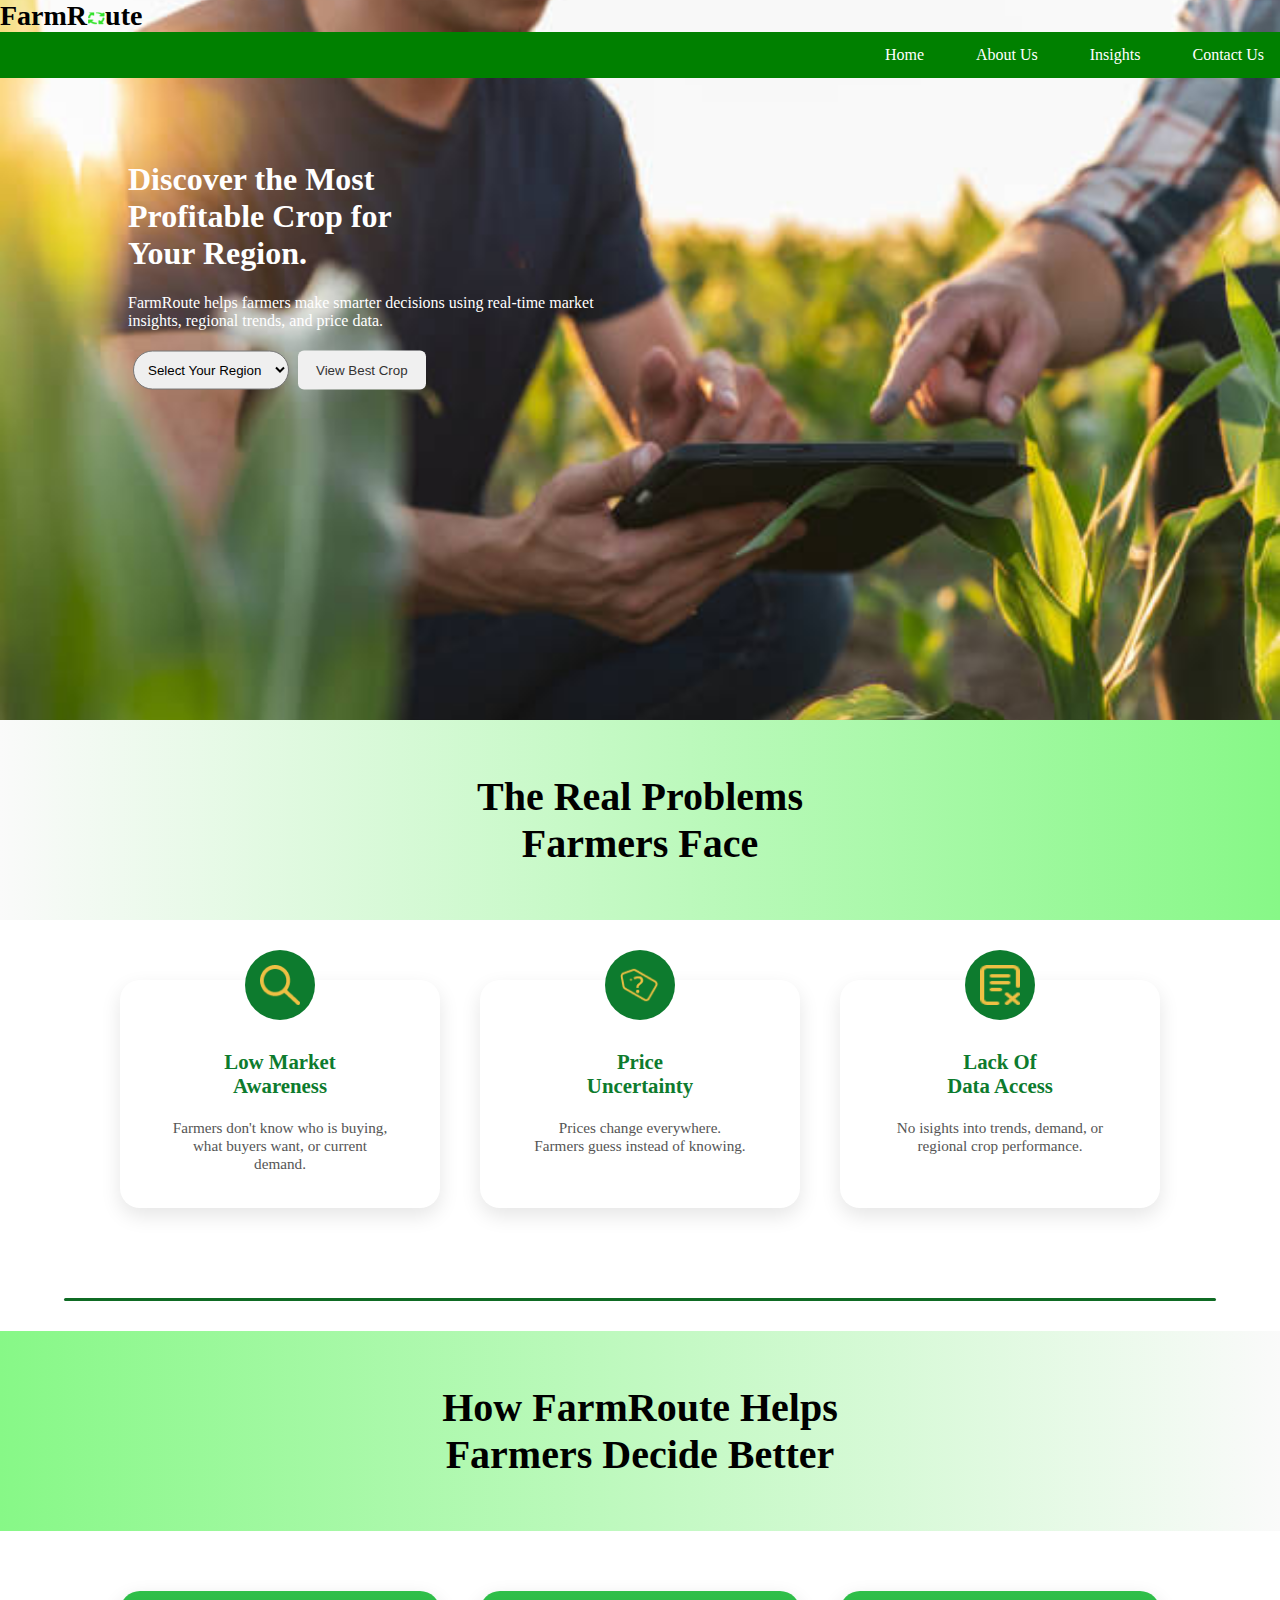
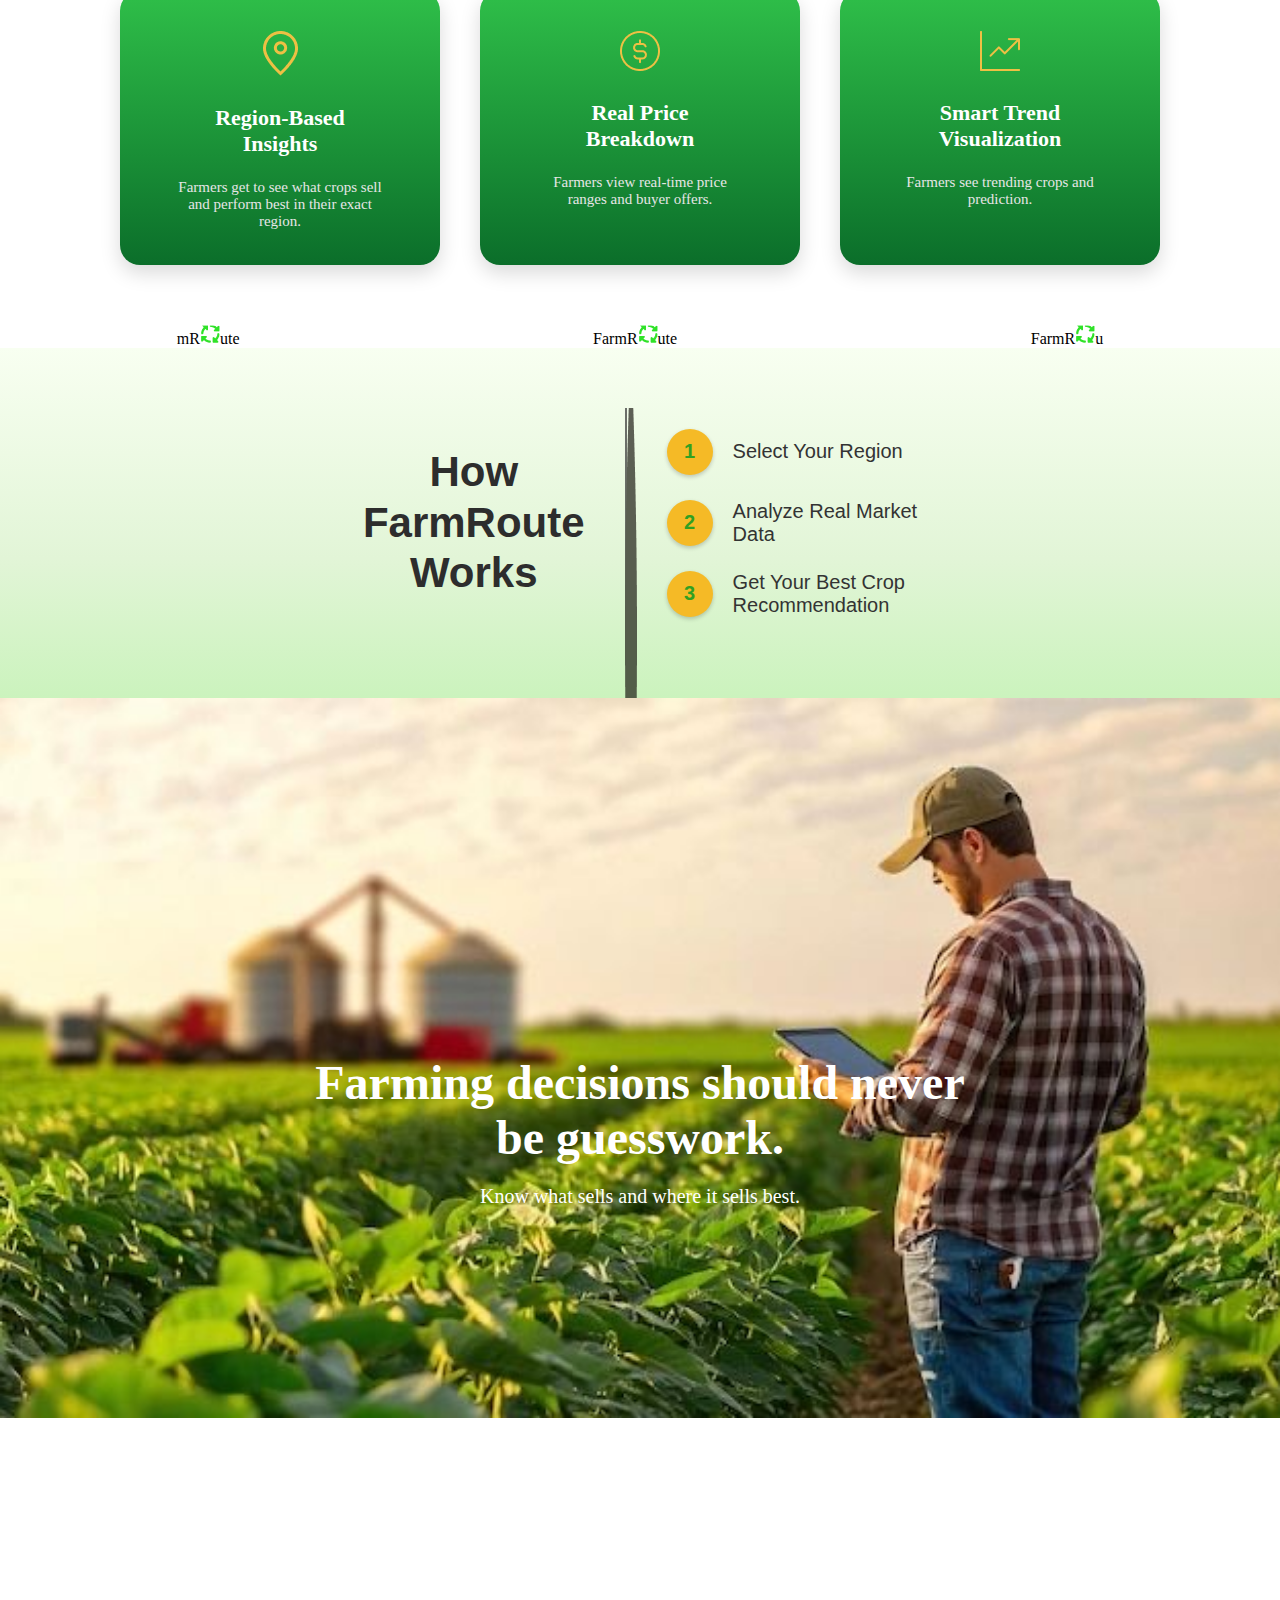
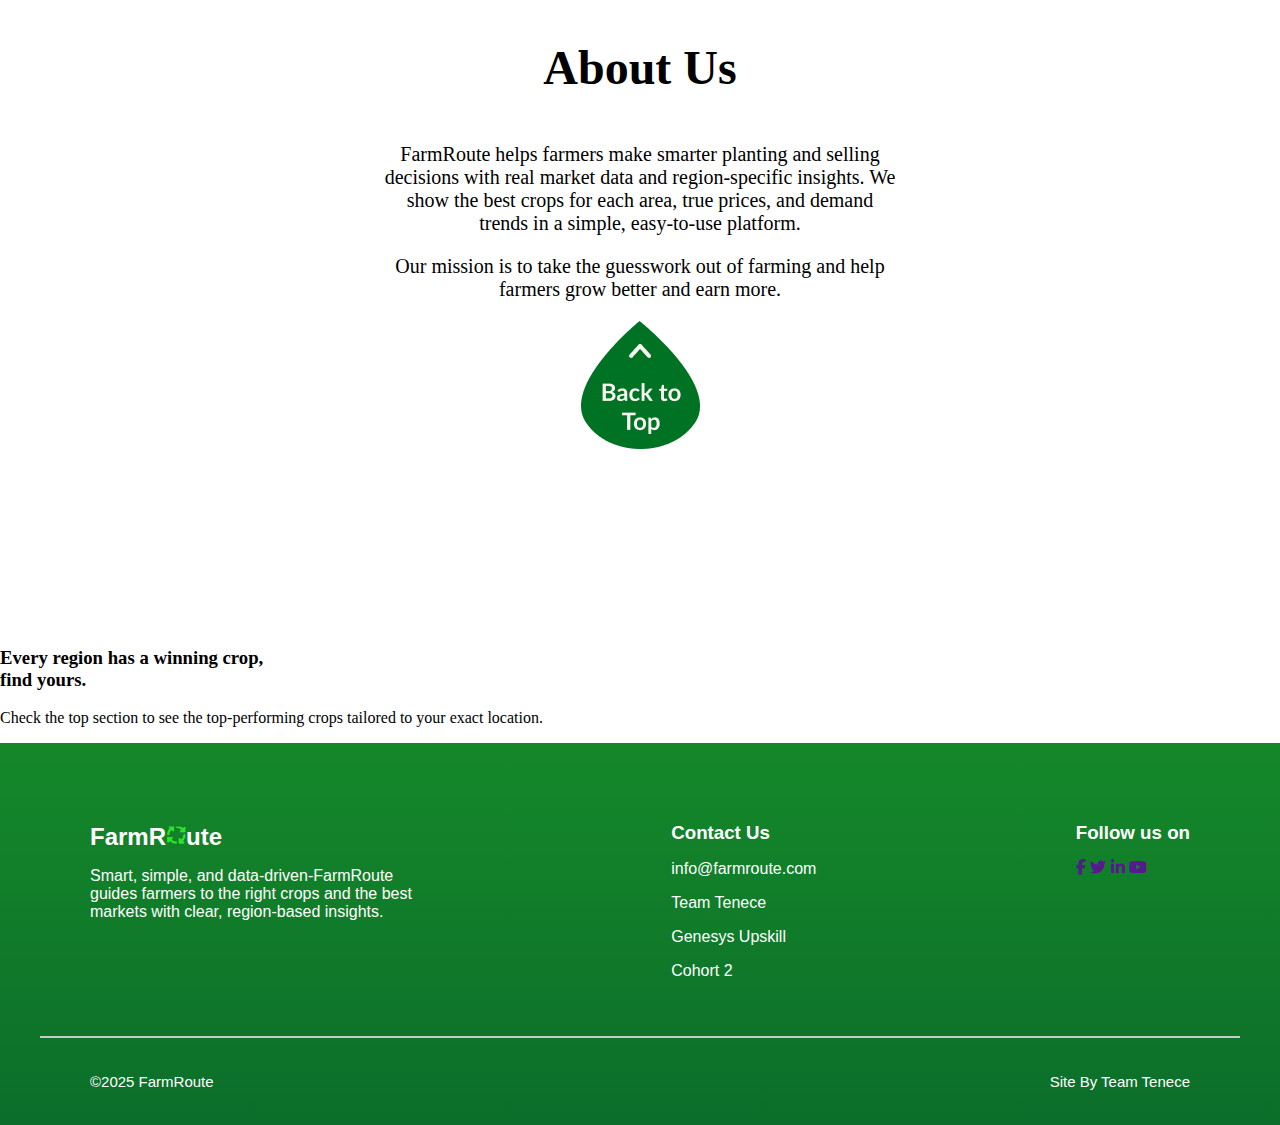
<file: index.HTML>
<!DOCTYPE html>
<html lang="en">
<head>
    <meta charset="UTF-8">
    <meta name="viewport" content="width=device-width, initial-scale=1.0">
    <title>Document</title>
    <link rel="stylesheet" href="index.css">

</head>
<body>

  <header>
    <section class="hero">

      <nav class="navbar">
          <div class="logo">
            <span>FarmR<img src="/img/Vector.png" width="18px" height="13px" alt="">ute</span>
          </div>

          <ul class="nav-links">
          <li><a href="">Home</a></li>
          <li><a href="#about-us">About Us</a></li>
          <li><a href="">Insights</a></li>
          <li><a href="#contact-us">Contact Us</a></li>
          </ul>
      </nav>

      <div class="hero-content">
        <h1>Discover the Most <br>Profitable Crop for <br>Your Region.</h1>
        <p class="subtext">FarmRoute helps farmers make smarter decisions using real-time market 
          <br>insights, regional trends, and price data.
        </p>
        
        <select class="region">
          <option value="" disabled selected>Select Your Region</option>
          <option class="sub-region" value="north">North</option>
          <option class="sub-region" value="south">South</option>
          <option class="sub-region" value="east">East</option>
          <option class="sub-region" value="west">West</option>
        </select>
        
        <a href="">
            <button id="bestcrop"
            class="lite">View Best Crop</button>
        </a>

        <script>
          const btn = document.getElementById("bestcrop")
          btn.addEventListener("click", function () {
            btn.classList.toggle("active");
          });
        </script>
        </div>
      </div>
    </section>
  </header>

  <div class="tee">
    <h1>The Real Problems <br>Farmers Face</h1>
  </div>
  <section class="track">
    <div class="track-card">
      <div class="icon">
        <img src="/img/searh-Icon.png" alt="">
      </div>
      <h3>Low Market <br>Awareness</h3>
      <p>Farmers don't know who is buying, <br>what buyers want, or current <br>demand.</p>
    </div>
    <div class="track-card">
      <div class="icon">
        <img src="/img/Group 25.png" alt="">
      </div>
      <h3>Price <br>Uncertainty</h3>
      <p>Prices change everywhere. <br>Farmers guess instead of knowing.</p>
    </div>
    <div class="track-card">
      <div class="icon">
        <img src="/img/data-access.png" alt="">
      </div>
      <h3>Lack Of <br>Data Access</h3>
      <p>No isights into trends, demand, or <br>regional crop performance.</p>
    </div>
  </section>
  <div class="center-line"></div>

  <div class="troy">
    <h1>How FarmRoute Helps <br>Farmers Decide Better</h1>
  </div>
  <section class="zealot">
    <div class="zealot-card">
      <div class="icon1">
        <img src="/img/location-Icon.png" alt="">
      </div>
      <h3>Region-Based <br>Insights</h3>
      <p>Farmers get to see what crops sell <br>and perform best in their exact 
        <br>region.</p>
    </div>
    <div class="zealot-card">
      <div class="icon1">
        <img src="/img/price-Icon2.png" alt="">
      </div>
      <h3>Real Price <br>Breakdown</h3>
      <p>Farmers view real-time price <br>ranges and buyer offers. </p>
    </div>
    <div class="zealot-card">
      <div class="icon1">
        <img src="/img/trendline-Icon2.png" alt="">
      </div>
      <h3>Smart Trend <br>Visualization</h3>
      <p>Farmers see trending crops and <br>prediction.</p>
    </div>
  </section>


    <div class="overlay-container">
      <div class="item">
        <span>mR<img class="sea" src="/img/Vector.png" alt="">ute</span>
      </div>
      <div class="item">
        <span>FarmR<img class="sea" src="/img/Vector.png" alt="">ute</span>
      </div>
      <div class="item">
        <span>FarmR<img class="sea" src="/img/Vector.png" alt="">u</span>
      </div>
    </div>


    <section class="hafa">
      <div class="content-wrap">
        <div class="left">
          <h1>How <br>FarmRoute <br>Works</h1>
        </div>
        <div class="divider"><img src="/img/Separator.png" alt=""></div>
        <div class="right">
          <div class="step">
            <div class="cycle">1</div>
            <p>Select Your Region</p>
          </div>
          <div class="step">
            <div class="cycle">2</div>
            <p>Analyze Real Market <br>Data</p>
          </div>
          <div class="step">
            <div class="cycle">3</div>
            <p>Get Your Best Crop <br>Recommendation</p>
          </div>
        </div>
      </div>
    </section>

    <section class="start">
      <div class="overlays"></div>
      <div class="start-content">
        <h3>Farming decisions should never <br>be guesswork.</h3>
        <p>Know what sells and where it sells best.</p>
      </div>
    </section>

    <section id="about-us" class="spine">
      <div class="spine-content">
        <h3>About Us</h3>
        <p>FarmRoute helps farmers make smarter planting and selling <br>decisions 
          with real market data and region-specific insights. We <br>show the best 
          crops for each area, true prices, and demand <br>trends in a simple, 
          easy-to-use platform.
        </p>
        <p>Our mission is to take the guesswork out of farming and help <br>farmers grow 
          better and earn more.</p>
        
        <img src="/img/Back to top.png" class="Bact-to-Top" alt="Bact-to-Top"/>
        <script>
          document.querySelector(".Bact-to-Top")
          .onclick = () =>
          window.scrollTo({ top: 0,
          behavior: "smooth" });
        </script>
      </div>
    </section>

    <section class="winning-crop">
      <div class="overlay"></div>
      <div class="winning-crop-content">
        <h3>Every region has a winning crop, <br>find yours.</h3>
        <p>Check the top section to see the top-performing crops tailored to
          your exact location.</p>
      </div>
    </section>

    <footer class="footer">
       <div class="footer-content">
          <!---left section-->
          <div class="footer-section">
            <h2 class="logo2">
              <div>
                <span>FarmR<img class="sea1" src="/img/Vector.png" alt="">ute</span>
              </div>
            </h2>
            <p>Smart, simple, and data-driven-FarmRoute <br>guides farmers to 
              the right crops and the best <br>markets with clear, region-based insights.</p>
          </div>
          <!---middle section-->
          <div class="footer-section">
             <h3 id="contact-us">Contact Us</h3>
             <p>info@farmroute.com</p>
             <p>Team Tenece</p>
             <p>Genesys Upskill</p>
             <p>Cohort 2</p>
          </div>
          <!---right section-->
          <div class="footer-section">
             <h3>Follow us on</h3>
             <div class="social-icons">
              <a href=""><i class="fab fa-facebook-f"></i></a>
              <a href=""><i class="fab fa-twitter"></i></a>
              <a href=""><i class="fab fa-linkedin-in"></i></a>
              <a href=""><i class="fab fa-youtube"></i></a>
              <!-- -Font awesome for icons -->
              <link rel="stylesheet" href="
              https://cdnjs.cloudflare.com/ajax/libs/font-awesome/6.5.0/css/all.min.css">
            </div>
          </div>
       </div>

       <hr class="footer-line">
       <div class="footer-bottom">
          <p>©2025 FarmRoute</p>
          <p>Site By Team Tenece</p>
       </div>
    </footer>

</body>
</html>
</file>
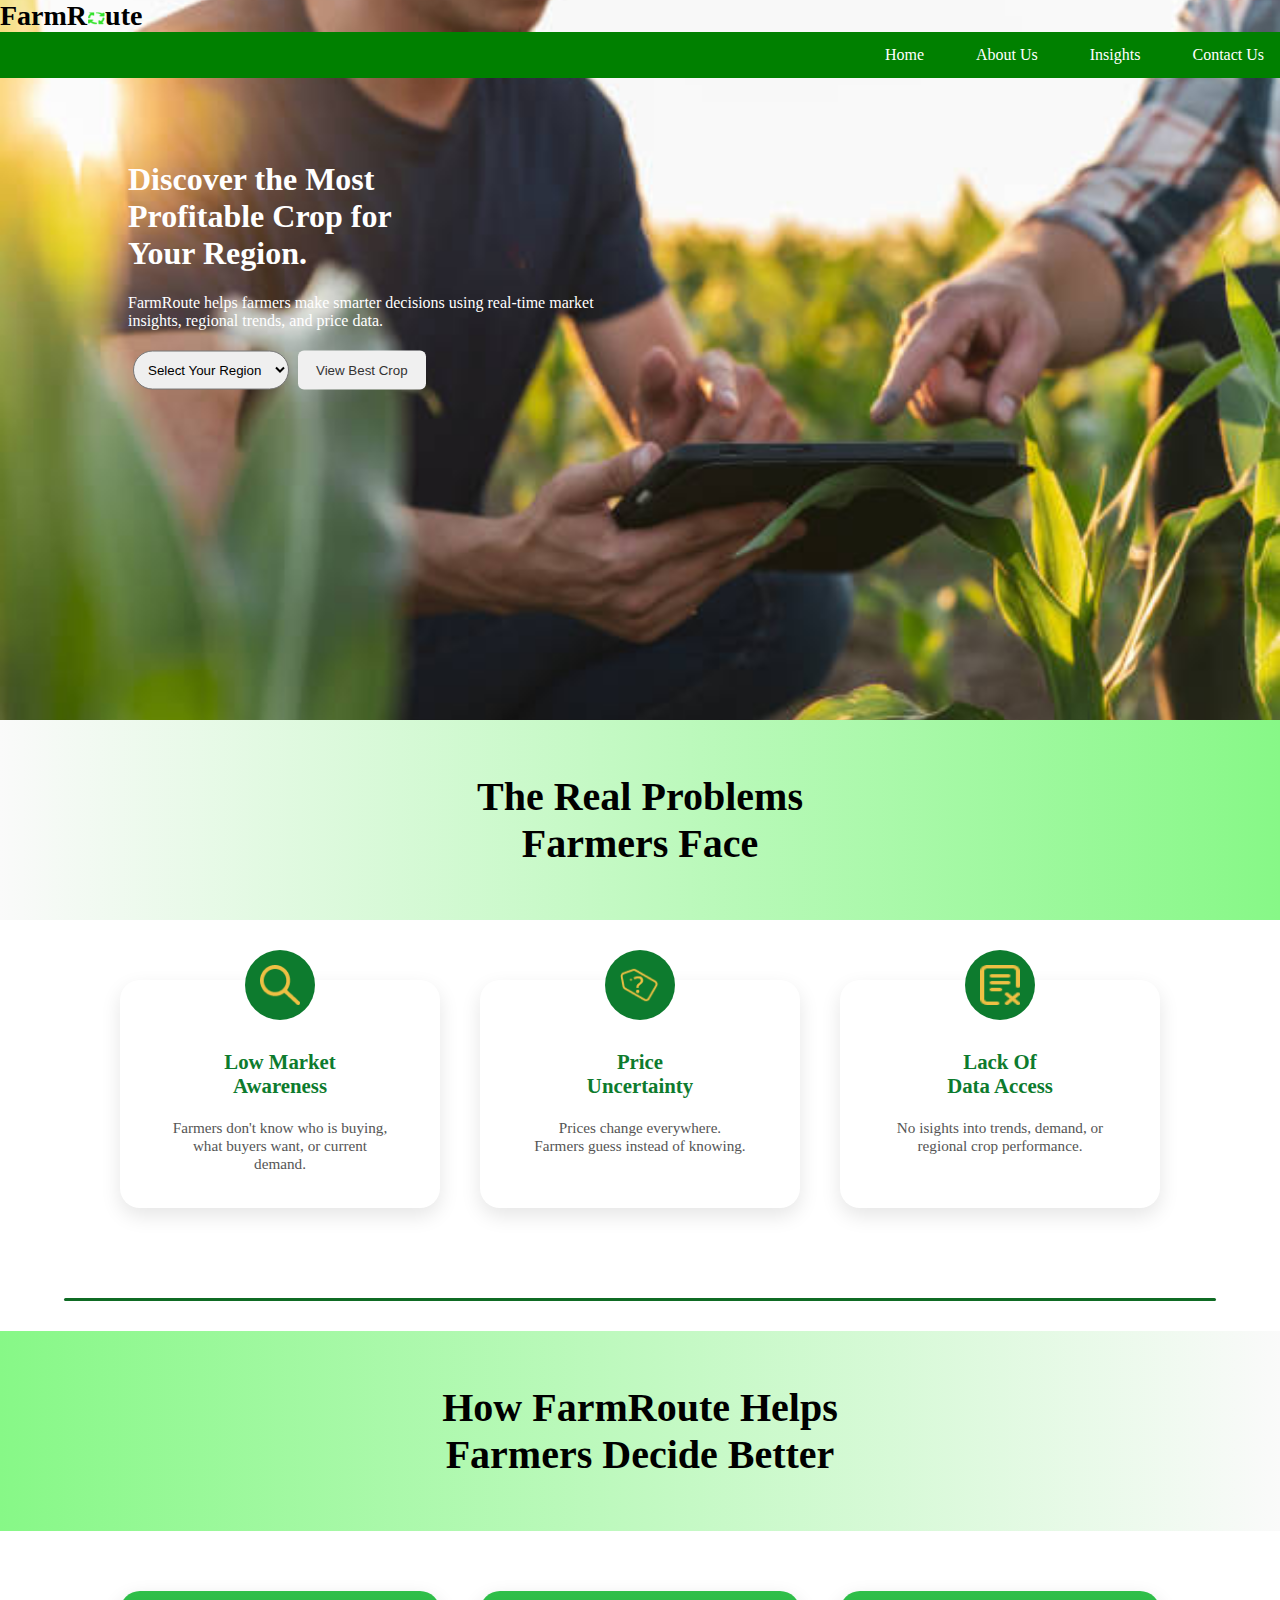
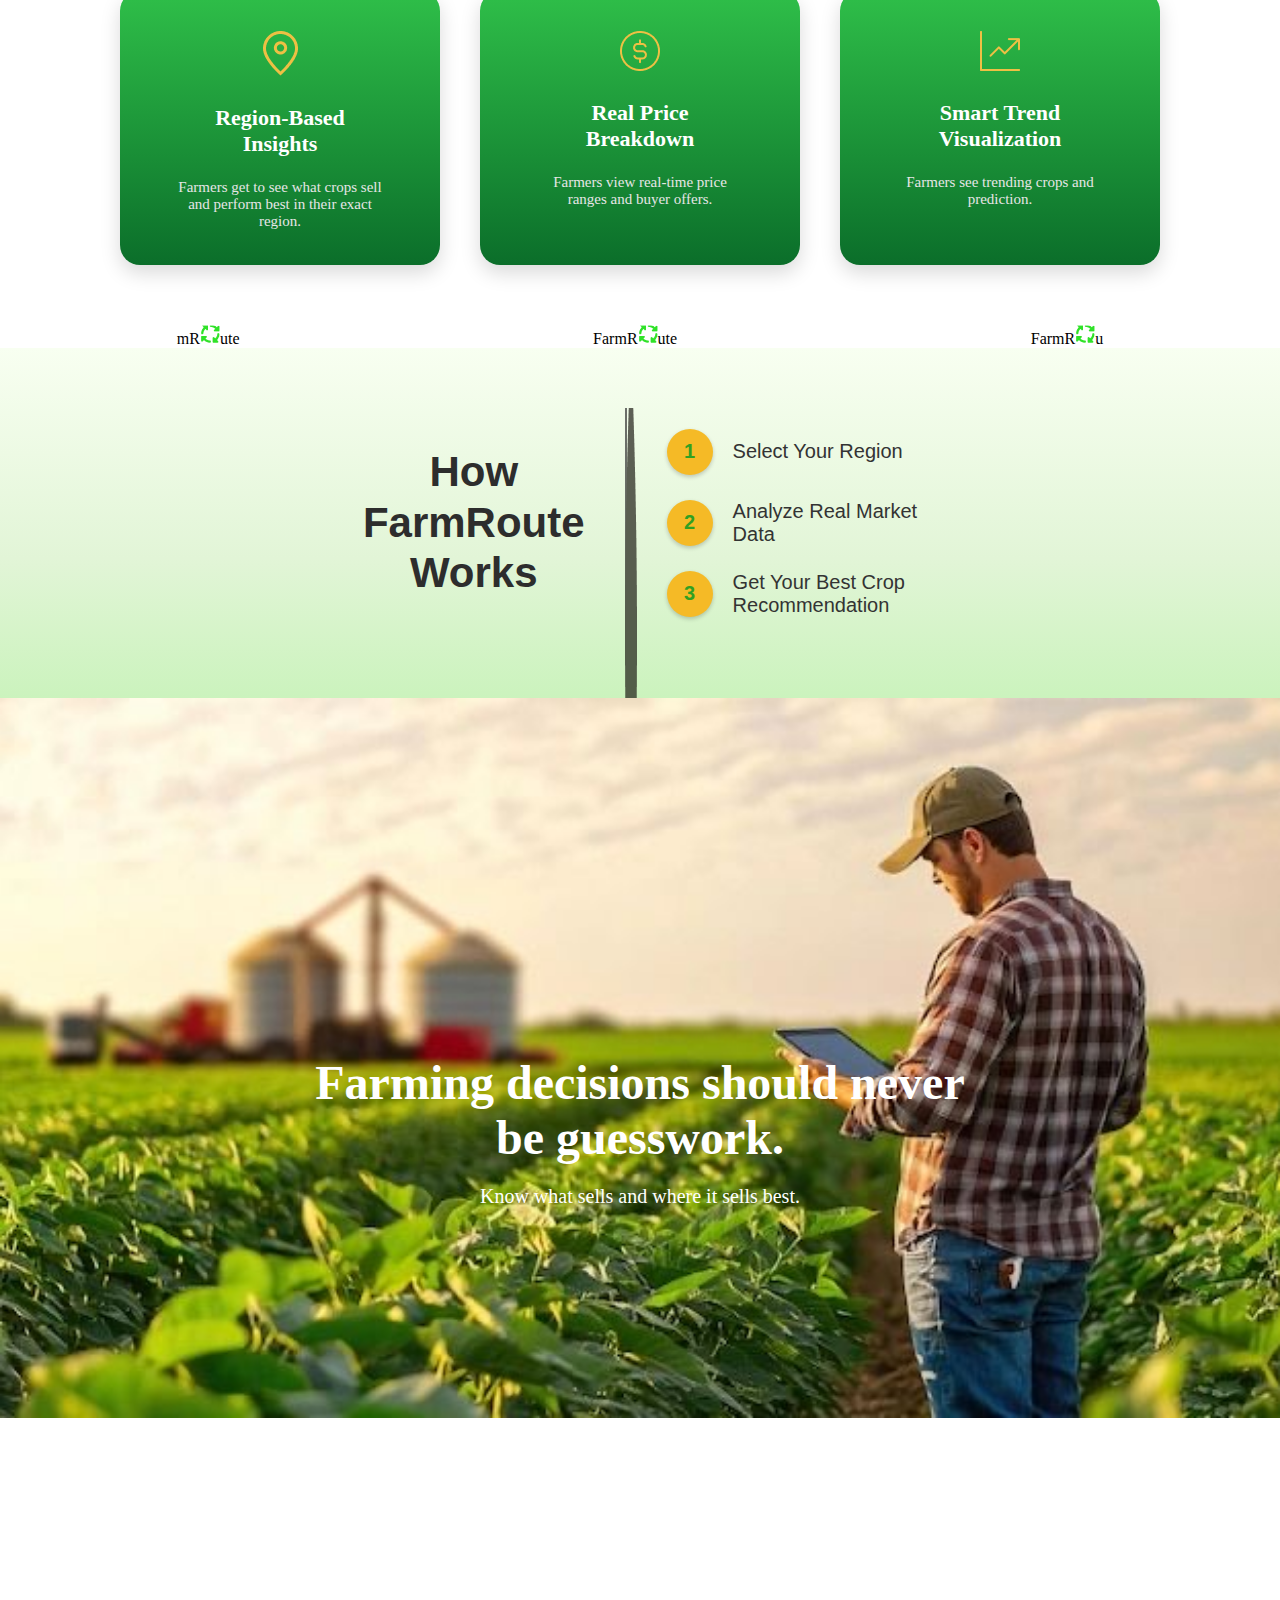
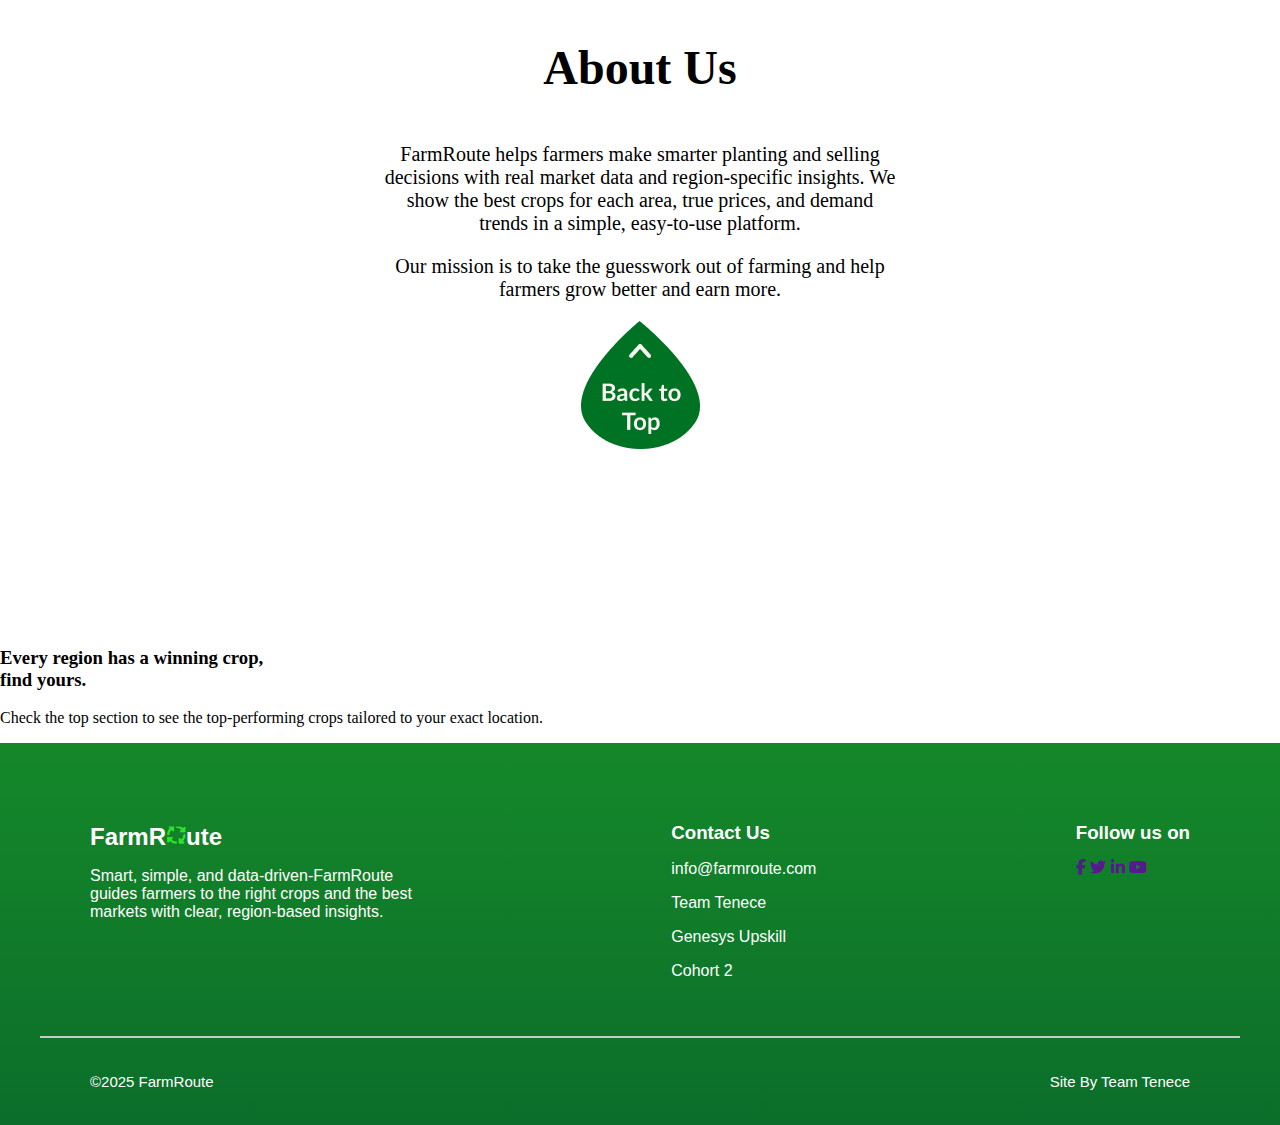
<file: index.html>
<!DOCTYPE html>
<html lang="en">
<head>
    <meta charset="UTF-8">
    <meta name="viewport" content="width=device-width, initial-scale=1.0">
    <title>Document</title>
    <link rel="stylesheet" href="index.css">

</head>
<body>

  <header>
    <section class="hero">

      <nav class="navbar">
          <div class="logo">
            <span>FarmR<img src="/img/Vector.png" width="18px" height="13px" alt="">ute</span>
          </div>

          <ul class="nav-links">
          <li><a href="">Home</a></li>
          <li><a href="#about-us">About Us</a></li>
          <li><a href="#overlay">Insights</a></li>
          <li><a href="#contact-us">Contact Us</a></li>
          </ul>
      </nav>

      <div class="hero-content">
        <h1>Discover the Most <br>Profitable Crop for <br>Your Region.</h1>
        <p class="subtext">FarmRoute helps farmers make smarter decisions using real-time market 
          <br>insights, regional trends, and price data.
        </p>
        
        <select class="region" id="pageSelector">
          <option value="" disabled selected>Select Your Region</option>
          <option class="sub-region" value="BST WEB DEV/index_secondScrn.html">North</option>
          <option class="sub-region" value="south">South</option>
          <option class="sub-region" value="east">East</option>
          <option class="sub-region" value="west">West</option>
        </select>
        
        
            <button id="goBtn"
            class="lite">View Best Crop</button>
        

        <script>
          document.getElementById("goBtn").onclick = function () {
            const selected = document.getElementById("pageSelector").value;

            if (selected) {
              window.location.href = selected;   // Redirect to selected page
            } else {
              alert("Please select a page first.");
            }
          };
        </script>
        </div>
      </div>
    </section>
  </header>

  <div class="tee">
    <h1>The Real Problems <br>Farmers Face</h1>
  </div>
  <section class="track">
    <div class="track-card">
      <div class="icon">
        <img src="/img/searh-Icon.png" alt="">
      </div>
      <h3>Low Market <br>Awareness</h3>
      <p>Farmers don't know who is buying, <br>what buyers want, or current <br>demand.</p>
    </div>
    <div class="track-card">
      <div class="icon">
        <img src="/img/Group 25.png" alt="">
      </div>
      <h3>Price <br>Uncertainty</h3>
      <p>Prices change everywhere. <br>Farmers guess instead of knowing.</p>
    </div>
    <div class="track-card">
      <div class="icon">
        <img src="/img/data-access.png" alt="">
      </div>
      <h3>Lack Of <br>Data Access</h3>
      <p>No isights into trends, demand, or <br>regional crop performance.</p>
    </div>
  </section>
  <div class="center-line"></div>

  <div class="troy">
    <h1>How FarmRoute Helps <br>Farmers Decide Better</h1>
  </div>
  <section class="zealot">
    <div class="zealot-card">
      <div class="icon1">
        <img src="/img/location-Icon.png" alt="">
      </div>
      <h3>Region-Based <br>Insights</h3>
      <p>Farmers get to see what crops sell <br>and perform best in their exact 
        <br>region.</p>
    </div>
    <div class="zealot-card">
      <div class="icon1">
        <img src="/img/price-Icon2.png" alt="">
      </div>
      <h3>Real Price <br>Breakdown</h3>
      <p>Farmers view real-time price <br>ranges and buyer offers. </p>
    </div>
    <div class="zealot-card">
      <div class="icon1">
        <img src="/img/trendline-Icon2.png" alt="">
      </div>
      <h3>Smart Trend <br>Visualization</h3>
      <p>Farmers see trending crops and <br>prediction.</p>
    </div>
  </section>


    <div class="overlay-container">
      <div class="item">
        <span>mR<img class="sea" src="/img/Vector.png" alt="">ute</span>
      </div>
      <div class="item">
        <span>FarmR<img class="sea" src="/img/Vector.png" alt="">ute</span>
      </div>
      <div class="item">
        <span>FarmR<img class="sea" src="/img/Vector.png" alt="">u</span>
      </div>
    </div>


    <section class="hafa">
      <div class="content-wrap">
        <div class="left">
          <h1>How <br>FarmRoute <br>Works</h1>
        </div>
        <div class="divider"><img src="/img/Separator.png" alt=""></div>
        <div class="right">
          <div class="step">
            <div class="cycle">1</div>
            <p>Select Your Region</p>
          </div>
          <div class="step">
            <div class="cycle">2</div>
            <p>Analyze Real Market <br>Data</p>
          </div>
          <div class="step">
            <div class="cycle">3</div>
            <p>Get Your Best Crop <br>Recommendation</p>
          </div>
        </div>
      </div>
    </section>

    <section class="start">
      <div class="overlays"></div>
      <div class="start-content">
        <h3>Farming decisions should never <br>be guesswork.</h3>
        <p>Know what sells and where it sells best.</p>
      </div>
    </section>

    <section id="about-us" class="spine">
      <div class="spine-content">
        <h3>About Us</h3>
        <p>FarmRoute helps farmers make smarter planting and selling <br>decisions 
          with real market data and region-specific insights. We <br>show the best 
          crops for each area, true prices, and demand <br>trends in a simple, 
          easy-to-use platform.
        </p>
        <p>Our mission is to take the guesswork out of farming and help <br>farmers grow 
          better and earn more.</p>
        
        <img src="/img/Back to top.png" class="Bact-to-Top" alt="Bact-to-Top"/>
        <script>
          document.querySelector(".Bact-to-Top")
          .onclick = () =>
          window.scrollTo({ top: 0,
          behavior: "smooth" });
        </script>
      </div>
    </section>

    <section class="winning-crop">
      <div class="overlay"></div>
      <div class="winning-crop-content">
        <h3>Every region has a winning crop, <br>find yours.</h3>
        <p>Check the top section to see the top-performing crops tailored to
          your exact location.</p>
      </div>
    </section>

    <footer class="footer">
       <div class="footer-content">
          <!---left section-->
          <div class="footer-section">
            <h2 class="logo2">
              <div>
                <span>FarmR<img class="sea1" src="/img/Vector.png" alt="">ute</span>
              </div>
            </h2>
            <p>Smart, simple, and data-driven-FarmRoute <br>guides farmers to 
              the right crops and the best <br>markets with clear, region-based insights.</p>
          </div>
          <!---middle section-->
          <div class="footer-section">
             <h3 id="contact-us">Contact Us</h3>
             <p>info@farmroute.com</p>
             <p>Team Tenece</p>
             <p>Genesys Upskill</p>
             <p>Cohort 2</p>
          </div>
          <!---right section-->
          <div class="footer-section">
             <h3>Follow us on</h3>
             <div class="social-icons">
              <a href=""><i class="fab fa-facebook-f"></i></a>
              <a href=""><i class="fab fa-twitter"></i></a>
              <a href=""><i class="fab fa-linkedin-in"></i></a>
              <a href=""><i class="fab fa-youtube"></i></a>
              <!-- -Font awesome for icons -->
              <link rel="stylesheet" href="
              https://cdnjs.cloudflare.com/ajax/libs/font-awesome/6.5.0/css/all.min.css">
            </div>
          </div>
       </div>

       <hr class="footer-line">
       <div class="footer-bottom">
          <p>©2025 FarmRoute</p>
          <p>Site By Team Tenece</p>
       </div>
    </footer>

</body>
</html>
</file>
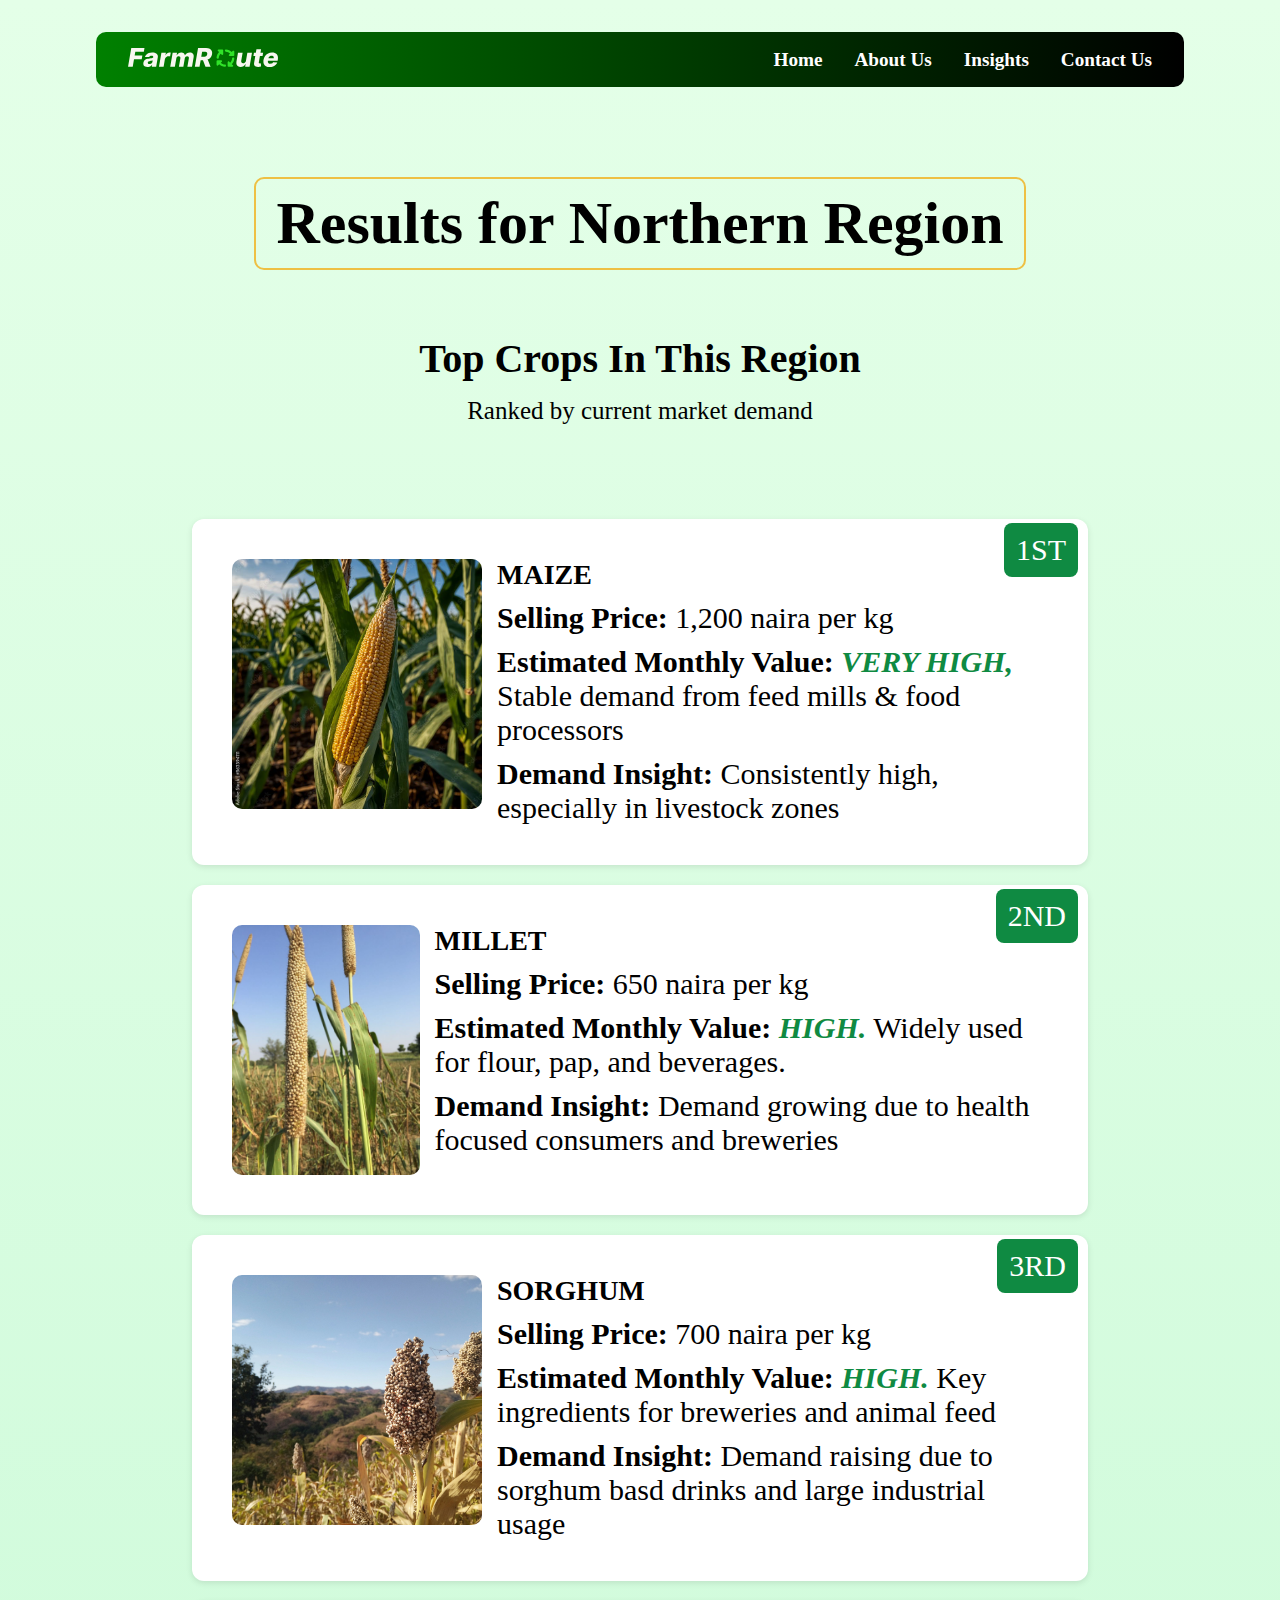
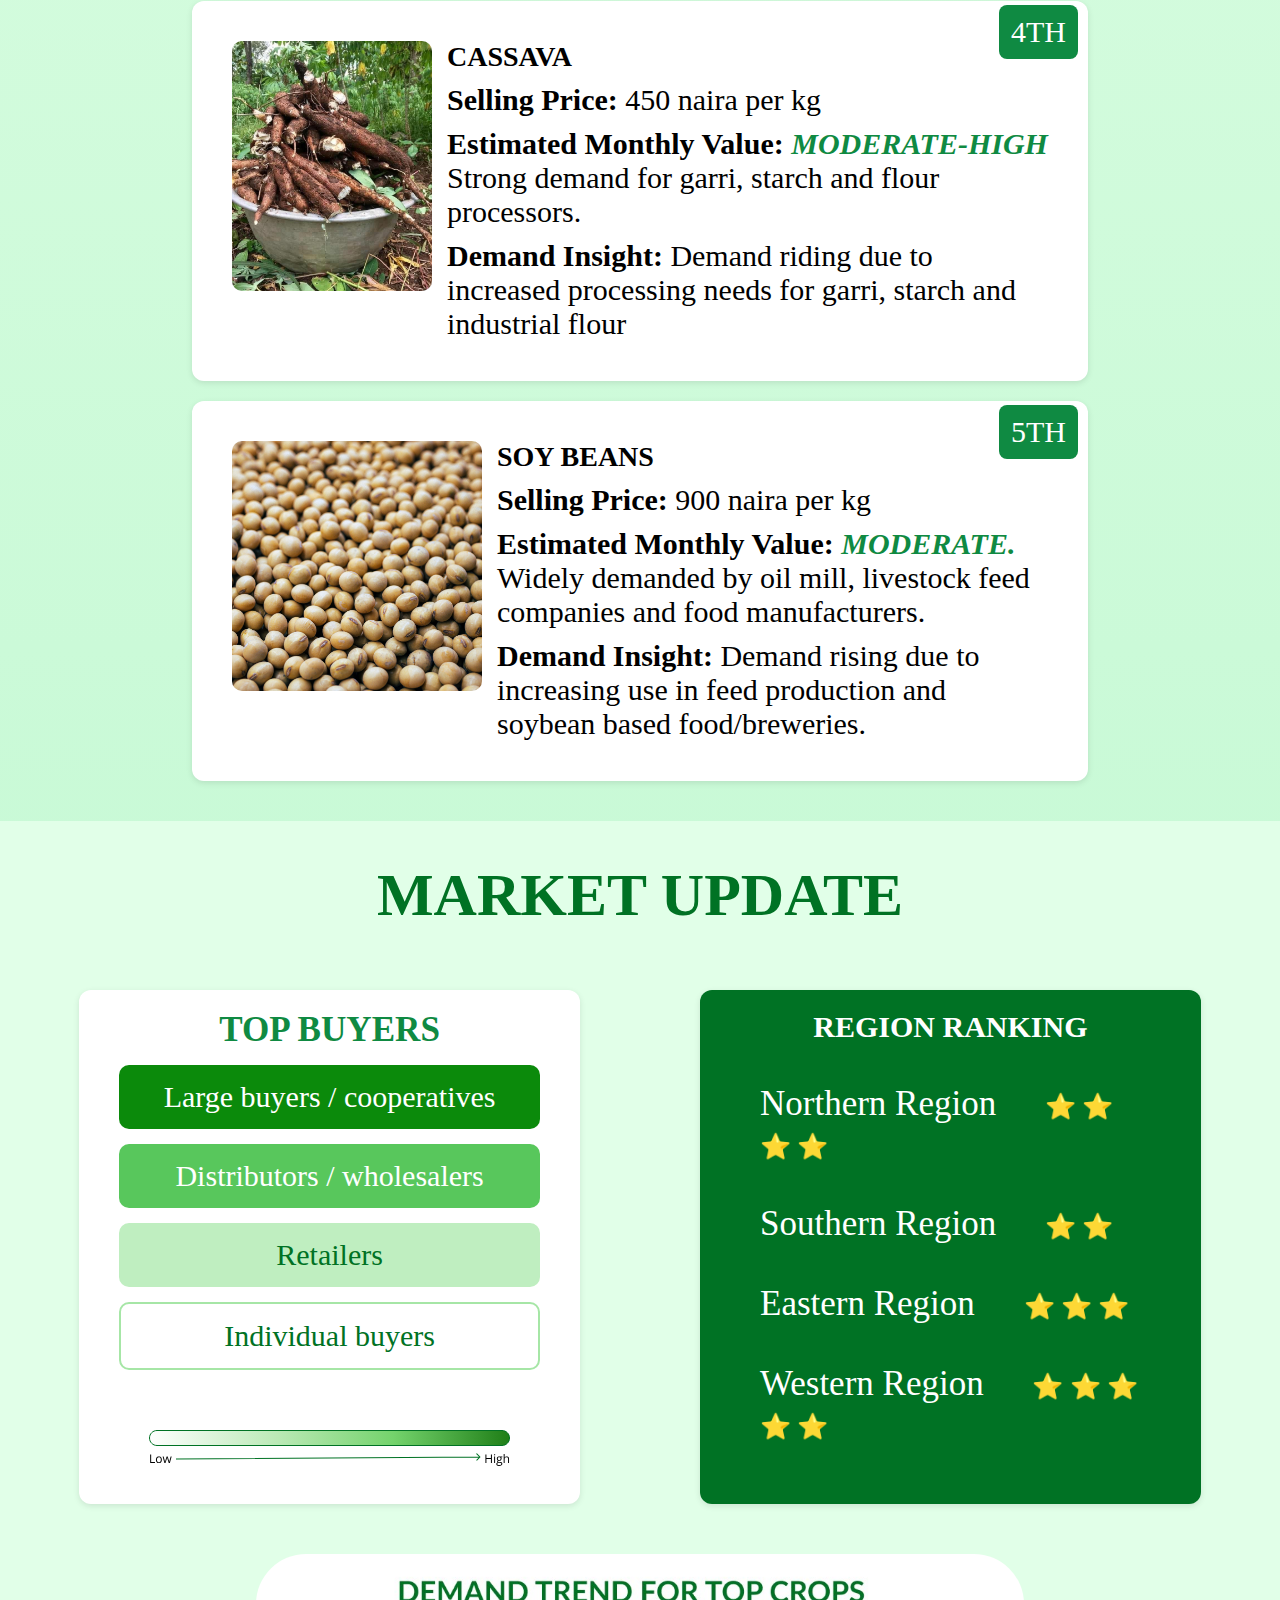
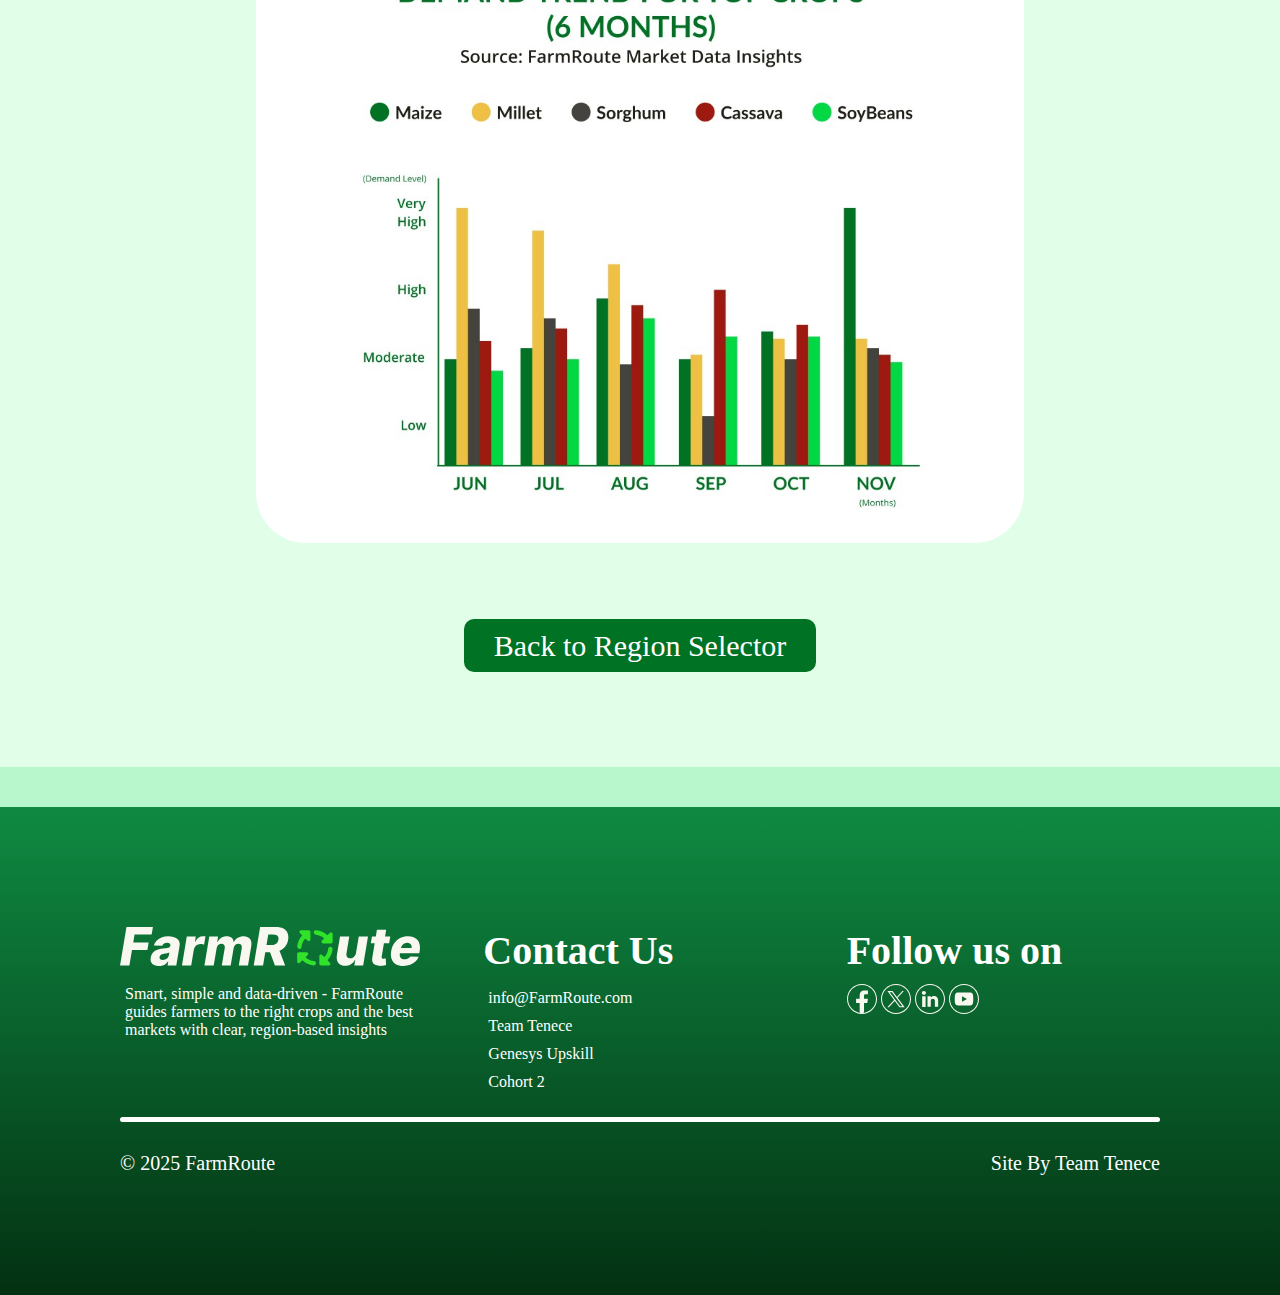
<file: index_secondScrn.html>
<!DOCTYPE html>
<html lang="en">
<head>
    <meta charset="UTF-8">
    <meta name="viewport" content="width=device-width, initial-scale=1.0">
    <title>FarmRoute</title>
    <link rel="stylesheet" href="style_secondScrn.css">
</head>
<body>
    <header>
        <nav class="navbar">
            <div class="logo">
            <img src="logo.svg" alt="logo">
          </div>
            <div class="menu-toggle" id="mobile-menu" onclick="showMenu()">&#9776</div>
            <div class="nav-menu">
                <div class="menu-toggle" id="mobile-menu" onclick="hideMenu()">&#9776</div>
                <ul>
                    <li class="nav_item"><a href="index.html" class="nav_links">Home</a></li>
                    <li class="nav_item"><a href="index.html#about-us" class="nav_links">About Us</a></li>
                    <li class="nav_item"><a href="#market" class="nav_links">Insights</a></li>
                    <li class="nav_item"><a href="#contact-us" class="nav_links">Contact Us</a></li>
                </ul>
            </div>
        </nav>
        <section class="header-section">
            <h2>Results for Northern Region</h2>
            <h3>Top Crops In This Region</h3>
            <p class="sub">Ranked by current market demand</p>
        </section>
    </header>

    

  <!-- Crop Ranking Cards -->
  <section class="cards-container">

    <!-- CARD TEMPLATE -->
    <div class="card">
      <img src="IMG2/maize.png" alt="maize">
      <div class="card-content">
        <h4>MAIZE</h4>
        <p><strong>Selling Price:</strong> 1,200 naira per kg</p>
        <p><strong>Estimated Monthly Value:</strong> <em>Very High,</em> Stable demand from feed mills & food processors</p>
        <p><strong>Demand Insight:</strong> Consistently high, especially in livestock zones</p>
      </div>
      <span class="rank-badge">1ST</span>
    </div>

    <div class="card">
      <img src="IMG2/millet.png" alt="millet">
      <div class="card-content">
        <h4>MILLET</h4>
        <p><strong>Selling Price:</strong> 650 naira per kg</p>
        <p><strong>Estimated Monthly Value:</strong> <em>High.</em> Widely used for flour, pap, and beverages.</p>
        <p><strong>Demand Insight:</strong> Demand growing due to health focused consumers and breweries</p>
      </div>
      <span class="rank-badge">2ND</span>
    </div>

    <div class="card">
      <img src="IMG2/sorghum.jpg" alt="sorghum">
      <div class="card-content">
        <h4>SORGHUM</h4>
        <p><strong>Selling Price:</strong> 700 naira per kg</p>
        <p><strong>Estimated Monthly Value:</strong> <em>High.</em> Key ingredients for breweries and animal feed</p>
        <p><strong>Demand Insight:</strong> Demand raising due to sorghum basd drinks and large industrial usage</p>
      </div>
      <span class="rank-badge">3RD</span>
    </div>

    <div class="card">
      <img src="IMG2/cassava.png" alt="cassava">
      <div class="card-content">
        <h4>CASSAVA</h4>
        <p><strong>Selling Price:</strong> 450 naira per kg</p>
        <p><strong>Estimated Monthly Value:</strong> <em>Moderate-High</em> Strong demand for garri, starch and flour processors.</p>
        <p><strong>Demand Insight:</strong> Demand riding due to increased processing needs for garri, starch and industrial flour</p>
      </div>
      <span class="rank-badge">4TH</span>
    </div>

    <div class="card">
      <img src="IMG2/soybean.png" alt="soybeans">
      <div class="card-content">
        <h4>SOY BEANS</h4>
        <p><strong>Selling Price:</strong> 900 naira per kg</p>
        <p><strong>Estimated Monthly Value:</strong> <em>Moderate.</em> Widely demanded by oil mill, livestock feed companies and food manufacturers.</p>
        <p><strong>Demand Insight:</strong> Demand rising due to increasing use in feed production and soybean based food/breweries.</p>
      </div>
      <span class="rank-badge">5TH</span>
    </div>

  </section>

  <!-- MARKET UPDATE -->
  <section id="market" class="market-section">

    <h2 class="market-title">MARKET UPDATE</h2>

    <div class="market-grid">

      <!-- LEFT: BUYERS -->
      <div class="buyers-box">
        <h3>TOP BUYERS</h3>

            <p class="buyer b1"> Large buyers / cooperatives</p>
            <p class="buyer b2">Distributors / wholesalers</p>
            <p class="buyer b3"> Retailers</p>
            <p class="buyer b4"> Individual buyers</p>
        <div class="range-buyer">
            <img src="range.svg" alt="range">
        </div>
        
      </div>

      <!-- RIGHT: REGION RANKING -->
      <div class="ranking-box">
        <h3>REGION RANKING</h3>
        <ul class="ranking-list">
          <li>Northern Region <span>⭐ ⭐ ⭐ ⭐ </span></li>
          <li>Southern Region <span>⭐ ⭐ </span></li>
          <li>Eastern Region <span>⭐ ⭐ ⭐ </span></li>
          <li>Western Region <span>⭐ ⭐ ⭐ ⭐ ⭐</span></li>

        </ul>
      </div>

    </div>

    <div class="chart">
        <img src="IMG2/piechart.jpg" alt="Demand trend for top crops">

        <div class="region-section">
          <p><a href="index.html">Back to Region Selector</a></p>
        </div>
    </div>
</section>
<!--Footer-->
    <footer id="contact-us">
        <div class="contact">
            <div class="cont-info">
                <img src="logo.svg" alt="logo">
                <p>Smart, simple and data-driven - FarmRoute guides farmers to the right crops and the best markets with clear, region-based insights</p>
            </div>
            <div class="cont-add">
                <h1>Contact Us</h1>
                <p>info@FarmRoute.com</p>
                <p>Team Tenece</p>
                <p>Genesys Upskill</p>
                <p>Cohort 2</p>
            </div>
            <div class="socials">
                <h1>Follow us on</h1>
                <svg width="30" height="30" viewBox="0 0 30 30" fill="none" xmlns="http://www.w3.org/2000/svg">
<path d="M15.033 30H14.967C6.71428 30 0 23.2857 0 15.033V14.967C0 6.7143 6.71428 0 14.967 0H15.033C23.2857 0 30 6.7143 30 14.967V15.033C30 23.2857 23.2857 30 15.033 30ZM14.967 1.01547C7.2738 1.01547 1.01547 7.27382 1.01547 14.967V15.033C1.01547 22.7262 7.2738 28.9845 14.967 28.9845H15.033C22.7262 28.9845 28.9845 22.7262 28.9845 15.033V14.967C28.9845 7.27382 22.7262 1.01547 15.033 1.01547H14.967Z" fill="#F8F7F0"/>
<path d="M17.0181 11.6362V14.7933H20.9236L20.3052 19.0461H17.0181V28.8443C16.3591 28.9357 15.6848 28.9835 15.0004 28.9835C14.2103 28.9835 13.4345 28.9205 12.679 28.7986V19.0461H9.07715V14.7933H12.679V10.9304C12.679 8.53394 14.6216 6.59033 17.0191 6.59033V6.59236C17.0262 6.59236 17.0323 6.59033 17.0394 6.59033H20.9246V10.2684H18.386C17.6315 10.2684 17.0191 10.8807 17.0191 11.6352L17.0181 11.6362Z" fill="#F8F7F0"/>
</svg>
<svg width="30" height="30" viewBox="0 0 30 30" fill="none" xmlns="http://www.w3.org/2000/svg">
<path d="M15.033 30H14.967C6.71428 30 0 23.2857 0 15.033V14.967C0 6.71427 6.71428 0 14.967 0H15.033C23.2857 0 30 6.71427 30 14.967V15.033C30 23.2857 23.2857 30 15.033 30ZM14.967 1.01547C7.27381 1.01547 1.01547 7.27379 1.01547 14.967V15.033C1.01547 22.7262 7.27381 28.9845 14.967 28.9845H15.033C22.7262 28.9845 28.9845 22.7262 28.9845 15.033V14.967C28.9845 7.27379 22.7262 1.01547 15.033 1.01547H14.967Z" fill="#F8F7F0"/>
<path d="M6.38685 7.06958L13.0707 16.0057L6.34521 23.2714H7.85928L13.748 16.9105L18.5055 23.2714H23.6569L16.5974 13.8326L22.8578 7.06958H21.3437L15.9211 12.9278L11.5393 7.06958H6.38786H6.38685ZM8.61275 8.18459H10.9788L21.429 22.1564H19.0629L8.61275 8.18459Z" fill="#F8F7F0"/>
</svg>
<svg width="30" height="30" viewBox="0 0 30 30" fill="none" xmlns="http://www.w3.org/2000/svg">
<path d="M15.033 30H14.967C6.71429 30 0 23.2857 0 15.033V14.967C0 6.71429 6.71429 0 14.967 0H15.033C23.2857 0 30 6.71429 30 14.967V15.033C30 23.2857 23.2857 30 15.033 30ZM14.967 1.01547C7.27381 1.01547 1.01547 7.27381 1.01547 14.967V15.033C1.01547 22.7262 7.27381 28.9845 14.967 28.9845H15.033C22.7262 28.9845 28.9845 22.7262 28.9845 15.033V14.967C28.9845 7.27381 22.7262 1.01547 15.033 1.01547H14.967Z" fill="#F8F7F0"/>
<path d="M7.42033 10.1415C7.03851 9.78707 6.84863 9.3484 6.84863 8.82644C6.84863 8.30449 7.03953 7.8465 7.42033 7.49109C7.80215 7.13669 8.29364 6.95898 8.89581 6.95898C9.49798 6.95898 9.97018 7.13669 10.351 7.49109C10.7328 7.84549 10.9227 8.29129 10.9227 8.82644C10.9227 9.3616 10.7318 9.78707 10.351 10.1415C9.96917 10.4959 9.48478 10.6736 8.89581 10.6736C8.30684 10.6736 7.80215 10.4959 7.42033 10.1415ZM10.6018 12.1744V23.04H7.1685V12.1744H10.6018Z" fill="#F8F7F0"/>
<path d="M22.0304 13.2479C22.7788 14.0602 23.1525 15.1752 23.1525 16.5949V22.8481H19.8918V17.0356C19.8918 16.3197 19.706 15.7632 19.3353 15.3672C18.9647 14.9711 18.4651 14.7721 17.8395 14.7721C17.214 14.7721 16.7144 14.9701 16.3437 15.3672C15.9731 15.7632 15.7873 16.3197 15.7873 17.0356V22.8481H12.5073V12.1441H15.7873V13.5637C16.1193 13.0905 16.5672 12.7168 17.1297 12.4416C17.6923 12.1664 18.3249 12.0293 19.0287 12.0293C20.2817 12.0293 21.283 12.4355 22.0304 13.2479Z" fill="#F8F7F0"/>
</svg>
<svg width="30" height="30" viewBox="0 0 30 30" fill="none" xmlns="http://www.w3.org/2000/svg">
<path d="M15 30C6.72868 30 0 23.2713 0 15C0 6.72867 6.72868 0 15 0C23.2713 0 30 6.72867 30 15C30 23.2713 23.2713 30 15 30ZM15 1.01826C7.29076 1.01826 1.01826 7.29075 1.01826 15C1.01826 22.7092 7.29076 28.9817 15 28.9817C22.7093 28.9817 28.9817 22.7092 28.9817 15C28.9817 7.29075 22.7093 1.01826 15 1.01826Z" fill="#F8F7F0"/>
<path d="M24.1248 11.9971C24.0107 10.8964 23.7654 9.67956 22.8622 9.0401C22.1626 8.5442 21.2431 8.52587 20.3847 8.52689C18.5702 8.52791 16.7546 8.52995 14.9401 8.53097C13.1948 8.533 11.4495 8.53403 9.70417 8.53606C8.97509 8.53708 8.26638 8.48006 7.58924 8.79572C7.00781 9.06658 6.55265 9.58181 6.27874 10.1551C5.89892 10.9524 5.8195 11.8556 5.77368 12.7374C5.68917 14.3432 5.69833 15.9531 5.79914 17.5579C5.87347 18.7289 6.06185 20.023 6.96708 20.7694C7.76947 21.4303 8.90178 21.4629 9.94244 21.4639C13.2457 21.4669 16.5499 21.47 19.8542 21.472C20.2778 21.4731 20.7197 21.4649 21.1515 21.4181C22.0007 21.3264 22.8102 21.0831 23.356 20.4538C23.9069 19.8194 24.0484 18.9366 24.1319 18.1006C24.3356 16.0722 24.3335 14.0245 24.1248 11.9971ZM13.0298 17.843V12.156L17.9541 14.999L13.0298 17.843Z" fill="#F8F7F0"/>
</svg>




            </div>
        </div>

        <div class="divide"></div>
        
        <div class="trademark">
            
                <p>&copy; 2025 FarmRoute</p>
            
           
                <p>Site By Team Tenece</p>
            
        </div>
    </footer>

 



        <script>
            const navMenu = document.querySelector('.nav-menu');

            function showMenu(){
                navMenu.style.display = 'flex';
            }

            function hideMenu(){
                navMenu.style.display = 'none';
            }
        </script>
</body>
</html>
</file>
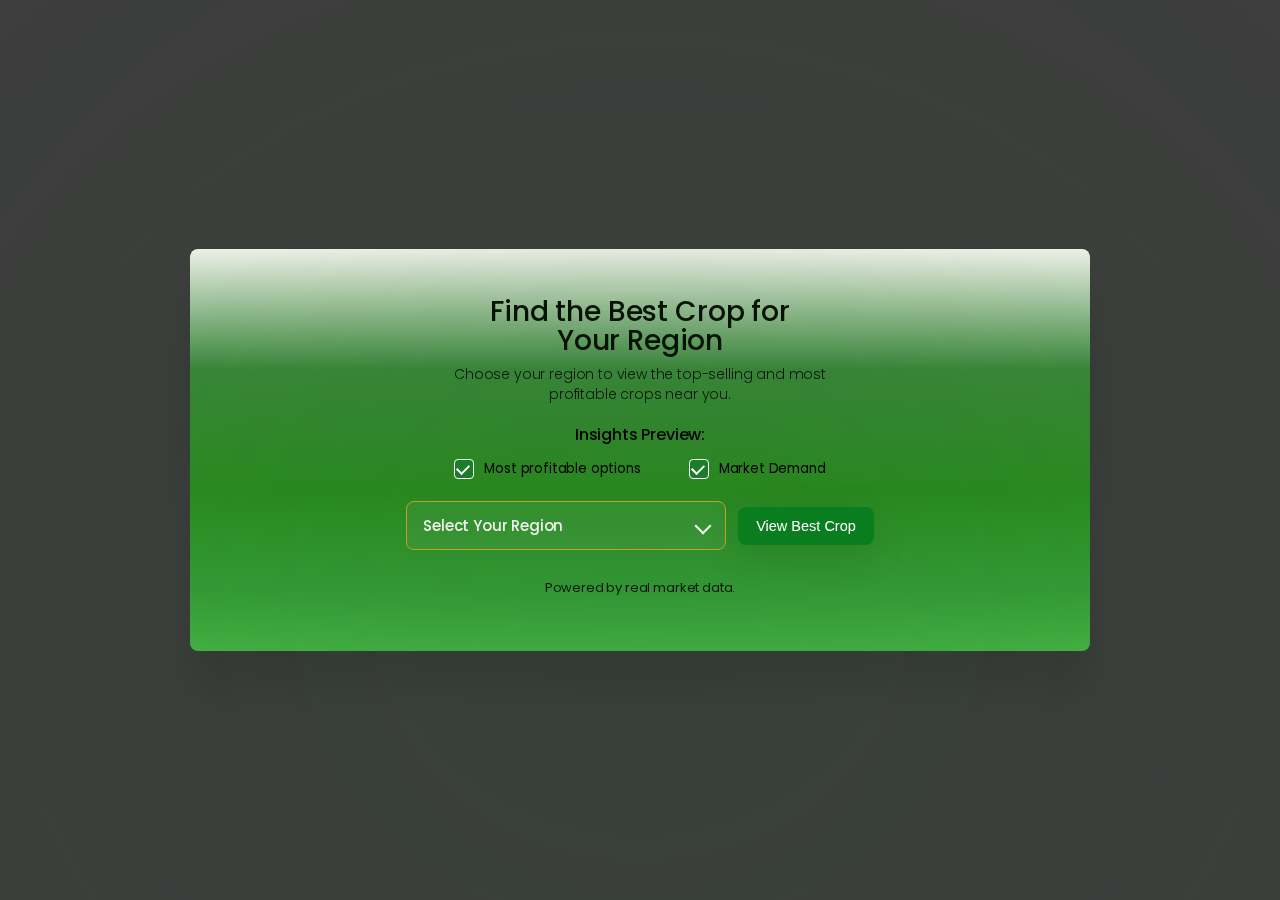
<file: merged-index.html>
<!doctype html>
<html lang="en">
<head>
  <meta charset="utf-8" />
  <meta name="viewport" content="width=device-width,initial-scale=1" />
  <title>Insights Popup</title>
  <link href="https://fonts.googleapis.com/css2?family=Poppins:wght@300;400;500&display=swap" rel="stylesheet">
  <link rel="stylesheet" href="style.css">
</head>
<body>
  <div id="overlay" class="overlay"></div>

  <div id="modal" class="popup-card" role="dialog" aria-modal="true" aria-labelledby="modalTitle">
    <div class="card-inner">
      <h2 id="modalTitle">Find the Best Crop for<br>Your Region</h2>

      <p class="subtitle">
        Choose your region to view the top-selling and most<br>
        profitable crops near you.
      </p>

      <div class="insights-preview">
        <h3>Insights Preview:</h3>
        <div class="checkbox-row">
          <label class="checkbox-container">
            <input type="checkbox" checked>
            <span class="checkmark"></span>
            Most profitable options
          </label>

          <label class="checkbox-container">
            <input type="checkbox" checked>
            <span class="checkmark"></span>
            Market Demand
          </label>
        </div>
      </div>

      <div class="select-row">
        <div class="custom-select" id="regionToggle" tabindex="0" aria-haspopup="true" aria-expanded="false">
          <span class="select-label">Select Your Region</span>
          <span class="caret" aria-hidden="true"></span>

          <div id="dropdown" class="dropdown hidden" role="menu" aria-labelledby="regionToggle">
            <button class="drop-item" data-value="North">North</button>
            <button class="drop-item" data-value="West">West</button>
            <button class="drop-item" data-value="East">East</button>
            <button class="drop-item" data-value="South">South</button>
          </div>
        </div>

        <button id="viewBtn" class="btn-green">View Best Crop</button>
      </div>


      <p class="footer-text">Powered by real market data.</p>
    </div>
  </div>

  <script src="script.js"></script>
</body>
</html>
</file>
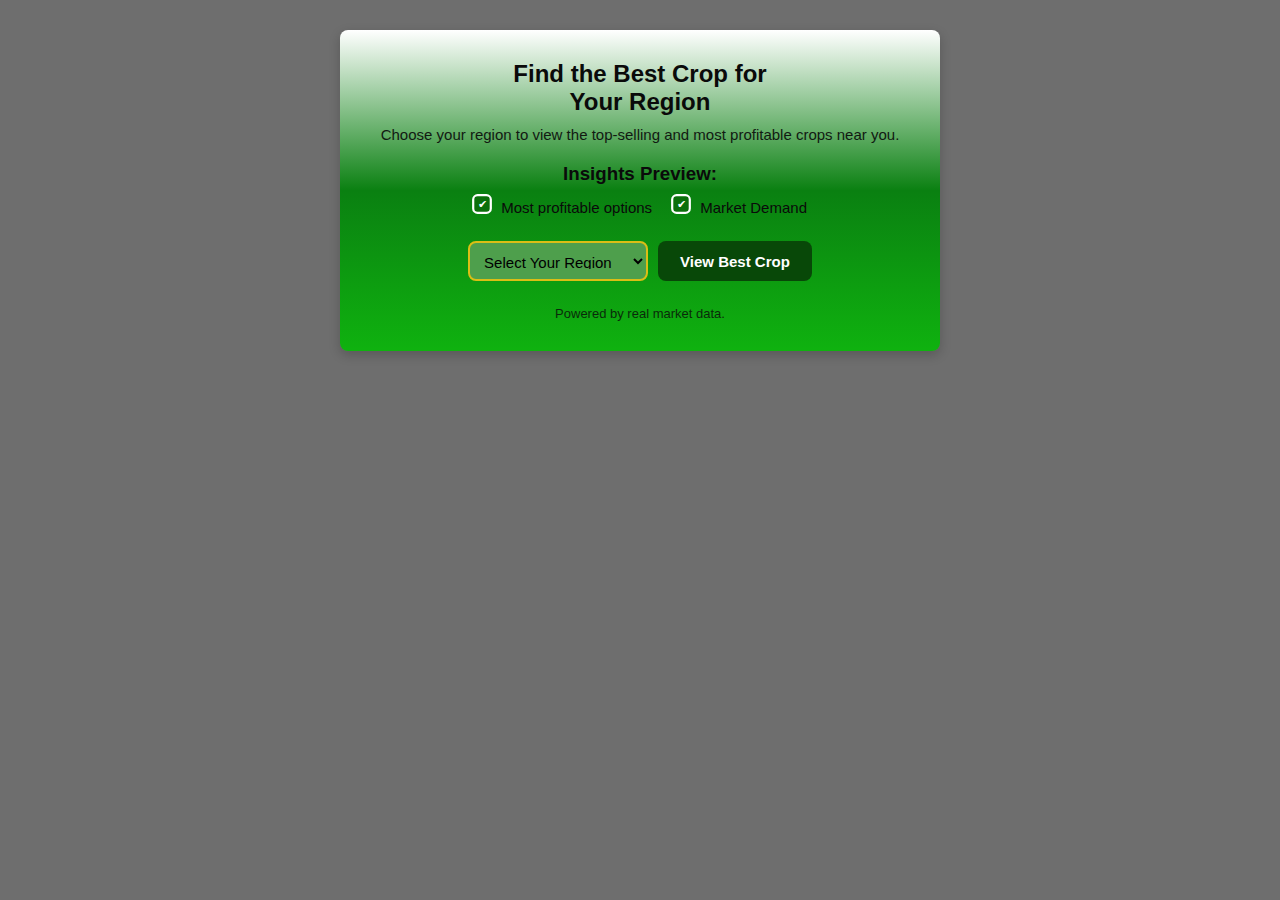
<file: Insight/insight.html>
<!DOCTYPE html>
<html lang="en">
<head>
    <meta charset="UTF-8" />
    <meta name="viewport" content="width=device-width, initial-scale=1.0" />
    <title>Best Crop Finder</title>
    <link rel="stylesheet" href="insight.css" />
</head>
<body>

    <div class="container">
        <div class="card">
            <h2>Find the Best Crop for<br>Your Region</h2>
            <p class="subtitle">Choose your region to view the top-selling and most profitable crops near you.</p>

            <h3 class="insights-title">Insights Preview:</h3>

            <div class="checks">
                <label><input type="checkbox" checked> Most profitable options</label>
                <label><input type="checkbox" checked> Market Demand</label>
            </div>

            <div class="controls">
                <select class="region-select">
                    <option>Select Your Region</option>
                    <option>North</option>
                    <option>South</option>
                    <option>East</option>
                    <option>West</option>
                </select>

                <button class="best-crop-btn">View Best Crop</button>
            </div>

            <p class="footer-text">Powered by real market data.</p>
        </div>
    </div>

</body>
</html>
</file>
<file: index.css>
ul {
   list-style-type: none;
   margin: 0;
   padding: 0;
   display: flex; /* pushes the items to the right */
   justify-content: flex-end;
   gap: 20px;
   background-color: green;
}

.nav-left {
    margin-right: auto;  /* pushes this item to the left */
}

.logo-link:hover {
    background: none;
    color: inherit;
    cursor: default;
}

ul li a {
    display: block;
    color: white;
    padding: 14px 16px;
    text-decoration: none;
}

ul li a:hover {
    background-color: blue;
    border-radius: 10px;
}

ul li a:active {
    background-color: #04AA6D;
}

ul li:last-child {
    border-right: none;
}

select option[disabled] {
    color: gray;
}

.region {
    margin: 5px;
    padding: 10px;
    border-radius: 5rem;
}

.dropdown  {
    position: relative;
    display: inline-block;
}

.dropdown-btn {
    background: #6a8f5c;
    color: white;
    padding: 12px 18px;
    border: none;
    border-radius: 6px;
    cursor: pointer;
}

.dropdown-content {
    display: none;
    position: absolute;
    background: white;
    min-width: 160px;
    border-radius: 6px;
    box-shadow: 0 2px 10px rgba(0, 0, 0, 0.2);
    overflow: hidden;
}

.dropdown:hover .dropdown-content {
    display: block;
}

.dropdown-content a {
    padding: 12px 16px;
    display: block;
    text-decoration: none;
    color: #333;
}

.dropdown-content a:hover {
    background: #90df6a;
}

.lite {
    background-color: #f0f0f0;
    color: #333;
    position: relative;
    padding: 12px 18px;
    border: none;
    border-radius: 6px;
    cursor: pointer;
}

/*Green when active*/
.lite.active {
    background-color: #4CAF50;
    color: white;
}


.hero {
    position: relative;
    margin: 0;
    padding: 0;
    width: 100%;
    display: block;
    height: 80vh;
    background-image: 
    url('/img/b1.jpg');
    background-size: cover;
    background-position: center;
    background-repeat: no-repeat;
}

body, html {
    margin: 0;
    padding: 0;
}

.hero-content {
    position: absolute;
    left: 10%;
    top: 30%;
    transform: translateY(-30%);
    color: white;
}

.tee {
    width: 100%;
    height: 200px;
    display: flex;
    justify-content: center;
    align-items: center;
    text-align: center;
    background: linear-gradient(to right, #fafafa, #87f887ff);
}

.tee h1 {
    font-size: 2.5rem;
    font-weight: 600;
    margin: 0;
}

.track {
    display: flex;
    justify-content: center;
    gap: 40px;
    padding: 60px 20px;
    background-color: linear-gradient(to right, #fafafa, #d7f2d7);
}

.track-card {
    width: 280px;
    background: white;
    padding: 40px 20px 20px;
    border-radius: 20px;
    box-shadow: 0px 8px 20px rgba(0, 0, 0, 0.1);
    text-align: center;
    position: relative;
}

.track-card .icon {
    width: 70px;
    height: 70px;
    background: #0d7b2e;
    border-radius: 50%;
    display: flex;
    justify-content: center;
    align-items: center;
    position: absolute;
    top: -30px;
    left: 50%;
    transform: translateX(-50%);
}

.track-card img {
    width: 40px;
    height: 40px;
}

.track-card h3 {
    margin-top: 30px;
    font-size: 1.3rem;
    color: #0d7b2e;
}

.track-card p {
    color: #555;
    margin-top: 10px;
    font-size: 0.95rem;
}

.center-line {
    width: 90%;
    height: 3px;
    margin: 30px auto;
    background-color: #0f6b24;
    border-radius: 5px;
}

.troy {
    width: 100%;
    height: 200px;
    display: flex;
    justify-content: center;
    align-items: center;
    text-align: center;
    background: linear-gradient(to left, #fafafa, #87f887ff);
}

.troy h1 {
    font-size: 2.5rem;
    font-weight: 600;
    margin: 0;
}

.zealot {
    display: flex;
    gap: 40px;
    justify-content: center;
    padding: 60px 20px;
}

.zealot-card {
    width: 280px;
    background: linear-gradient(to bottom, #2fbf49, #0b6e2a);
    padding: 40px 20px 20px;
    border-radius: 20px;
    text-align: center;
    color: white;
    position: relative;
    box-shadow: 0 8px 20px rgba(0,0,0,0.15);
}

.zealot-card .icon {
    position: absolute;
    top: -35px;
    left: 50%;
    transform: translateX(-50%);
    width: 70px;
    height: 70px;
    background: #fafafa;
    border-radius: 50%;
    display: flex;
    align-items: center;
    justify-content: center;
    box-shadow: 0 5px 15px rgba(0,0,0,0.2);
}

.zealot-card .icon img {
    width: 70px;
    height: 70px;
    border-radius: 50%;
}

.zealot-card h3 {
    margin-top: 25px;
    font-size: 22px;
    font-weight: bold;
    
}

.zealot-card p {
    margin-top: 10px;
    color: #e6e6e6;
    font-size: 15px;
}

.pee {
    position: relative;
    width: 100%;
    height: 68vh;
    background-image: url('img/b3.jpg');
    background-size: cover;
    background-position: center;
    background-repeat: no-repeat;
    display: flex;
    align-items: center;
    justify-content: center;
}

.pee::after {
    content: "";
    position: absolute;
    inset: 0;
    background: rgba(0, 0, 0, 0.45);
}

.overlay-container {
    width: 100%;
    display: flex;
    justify-content: space-around;
    align-items: center;
    position: relative;
    z-index: 5;
}

.word {
    align-items: center;
    font-size: 60px;
    font-weight: 700;
    color: white;
    gap: 5px;
}

.hafa {
    background: linear-gradient(to bottom, #f8fff1 0%, #e2f5d7ff 60%, #cbf3bdff 100%);
    padding: 60px 0;
    font-family: "poppins", sans-serif;
}

.content-wrap {
    display: flex;
    align-items: center; 
    justify-content: center;
    gap: 40px;
    max-width: 1100px;
    margin: auto;
}

.left h1 {
    font-size: 42px;
    font-weight: 700;
    color: #2d2d2d;
    line-height: 1.2;
    text-align: center;
}

.divider {
    width: 2px;
    height: 230px;
    background: #333;
    opacity: 0.7;
}

.right {
    display: flex;
    flex-direction: column;
    gap: 25px;
}

.step {
    display: flex;
    align-items: center;
    gap: 20px;
}

.cycle {
    width: 46px;
    height: 46px;
    background: #f5ba26ff;
    border-radius: 50%;
    display: flex;
    justify-content: center;
    align-items: center;
    font-weight: bold;
    color: #31a022ff;
    font-size: 20px;
    box-shadow: 0px 2px 4px rgba(0, 0, 0, 0.2);
}

.right p {
    margin: 0;
    font-size: 20px;
    color: #333;
}

/* Mobile responsiveness */ 
@media (max-width: 768px) {
    .content-wrap {
        flex-direction: column;
        gap: 30px;
    }

    .divider {
        height: 2px;
        width: 80%;
    }

    .left h2 {
        font-size: 34px;
    }
}

.start {
    position: relative;
    width: 100%;
    height: 80vh;
    background-image: url('/img/b2.jpg');
    background-size: cover;
    background-position: center;
    background-repeat: no-repeat;
    display: flex;
    justify-content: center;
    align-items: center;
    text-align: center;
}

.start-content {
    color: white;
    margin-top: 120px;
}

.start-content h3 {
    font-size: 48px;
    font-weight: 700;
    margin-bottom: 15px;
}

.start-content p {
    font-size: 20px;
    font-weight: 400;
}

.spine {
    position: relative;
    width: 100%;
    height: 90vh;
    display: flex;
    justify-content: center;
    align-items: center;
    text-align: center;
}

.spine-content h3 {
    font-size: 48px;
    font-weight: 700;
}

.spine-content p {
    font-size: 20px;
    font-weight: 400;
}

.spine-content {
    position: relative;
    background: #fff;
}

.back-to-top {
    position: absolute;
    bottom: 1px;
    right: 20px;
    background: #1b8f3f;
    color: white;
    padding: 8px 14px;
    border-radius: 50px;
    font-size: 14px;
    text-decoration: none;
    box-shadow: 0 3px 7px rgba(0, 0, 0, 0.3);
    display: flex;
    align-items: right;
    gap: 5px;

}



.footer {
    background: linear-gradient(to bottom, #15882aff, #0b6e2a);
    color: white;
    padding: 60px 40px 20px;
    font-family: "Poppins", sans-serif;
}

.footer-content {
    display: flex;
    justify-content: space-between;
    align-items: flex-start;
    flex-wrap: wrap;
    max-width: 1100px;
    margin: auto;
    gap: 40px;
}

.footer-section h2,
.footer-section h3 {
    margin-bottom: 15px;
}

.logo {
    font-size: 28px;
    font-weight: 700;
}

/* Styling paragraph*/ 
.footer-section p {
    margin: 5px 0,
}

/* Social icons*/ 
.social-icon {
    font-size: 20px;
    margin-right: 15px;
    cursor: pointer; 
    transition: 0.3s ease;
}

.social-icon i:hover {
    transform: scale(1.15);
}

/*Footer-line*/ 
.footer-line {
    border: none;
    height: 2px; 
    background: #c9c9c9;
    margin: 40px auto 20px;
    max-width: 1250px;
}

/*Copyright*/ 
.footer-bottom {
    display: flex;
    margin: auto;
    font-size: 15px;
    justify-content: space-between;
    max-width: 1100px;
}

@media (max-width: 768px) {
    .footer-bottom {
        flex-direction: column;
        text-align: center;
        gap: 10px;
    }
}
</file>
<file: style_secondScrn.css>
* {
  margin: 0;
  padding: 0;
  font-family: Georgia, "Times New Roman", Times, serif;
}

body {
  background: linear-gradient(#e4ffe8, #b2f5c8);
}

header {
  background-size: cover;
  background-position: center;
  padding: 2rem 0;
  margin-bottom: 2rem;
  width: 100%;
}

.logo {
  height: auto;
  color: #fff;
}

.logo img {
  width: 150px;
  height: auto;
}

nav {
  display: flex;
  justify-content: space-between;
  align-items: center;
  padding: 1rem 2rem;
  background-color: green;
  background-image: linear-gradient(to right, green, black);
  width: 80%;
  margin: auto;
  border-radius: 10px;
}

ul {
  display: flex;
  gap: 2rem;
}

.nav_item {
  list-style: none;
  position: relative;
  cursor: pointer;
}

ul:hover::after {
  content: "";
  position: absolute;
  width: 100%;
  height: 2px;
  background-color: white;
  bottom: -5px;
  left: 0;
}

.nav_item:hover {
  transform: scale(1.1);
  transition: transform 0.3s ease;
}

ul a {
  text-decoration: none;
  color: white;
  font-weight: bold;
  font-size: 1.2rem;
}

.menu-toggle {
  display: none;
  font-size: 2rem;
  color: white;
  cursor: pointer;
}

@media screen and (max-width: 768px) {
  .nav-menu {
    display: none;
    flex-direction: column;
    width: 100%;
    background-color: green;
    position: absolute;
    top: 30px;
    left: 0;
    padding: 20px;
  }

  Ul {
    flex-direction: column;
    align-items: center;
    gap: 3rem;
  }

  li {
    text-align: center;
    padding: 1rem 0;
  }

  .menu-toggle {
    display: block;
  }

  .logo {
    font-size: 25px;
  }
}

/* HEADER */
.header-section {
  text-align: center;
  padding: 30px;
}
.header-section h2 {
  background: transparent;
  display: inline-block;
  padding: 10px 20px;
  border-radius: 10px;
  border: #eec044 2px solid;
  font-size: 60px;
  margin-top: 60px;
}

.header-section h3 {
  margin-top: 65px;
  font-size: 40px;
}

.header-section p {
  margin-top: 15px;
  font-size: 25px;
}

/* CARDS */
.cards-container {
  width: 70%;
  margin: auto;
  display: flex;
  flex-direction: column;
  gap: 20px;
}
.card {
  display: flex;
  background: #fff;
  padding: 40px;
  border-radius: 12px;
  position: relative;
  box-shadow: 0 2px 6px rgba(0, 0, 0, 0.1);
}

em {
  color: #0f8a42;
  font-weight: bold;
  text-transform: uppercase;
}

.card p {
  font-size: 30px;
  margin-top: 10px;
}

.card img {
  width: 250px;
  height: 250px;
  object-fit: cover;
  border-radius: 10px;
}
.card-content {
  margin-left: 15px;
}

.card-content h4 {
  font-size: 28px;
  margin-bottom: 10px;
}

/* BADGE */
.rank-badge {
  position: absolute;
  top: 4px;
  right: 10px;
  background: #0f8a42;
  color: white;
  padding: 10px 12px;
  border-radius: 8px;
  font-size: 30px;
}

/* MARKET SECTION */
.market-section {
  background: #e1ffe8;
  padding: 40px 0;
  margin-top: 40px;
}
.market-title {
  text-align: center;
  margin-bottom: 60px;
  font-size: 60px;
  color: #007224;
}
.market-grid {
  width: 90%;
  margin: auto;
  display: flex;
  justify-content: center;
  gap: 120px;
}

.buyers-box,
.ranking-box h3 {
  text-align: center;
  font-size: 30px;
}

.buyers-box h3 {
  color: #0f8a42;
}

.buyers-box,
.ranking-box {
  width: 40%;
  background: white;
  padding: 20px;
  border-radius: 12px;
  box-shadow: 0 2px 6px rgba(0, 0, 0, 0.1);
}

.b1 {
  background: #0b8a0b;
  color: white;
}
.b2 {
  background: #58c75c;
  color: white;
}
.b3 {
  background: #bfeec0;
  color: #007224;
}
.b4 {
  background: white;
  border: 2px solid #a6e6a6;
  color: #007224;
}

/*RANKING BOX*/
.ranking-box {
  background-color: #007224;
  color: #fff;
}

.ranking-box span {
  font-size: 25px;
  color: #eec044;
  margin-left: 40px;
}

.ranking-box li {
  list-style: none;
  margin: 40px;
  font-size: 35px;
}

.buyers-box p {
  display: block;
  padding: 5px 0;
  align-content: center;
  margin: 15px 20px;
  padding: 15px;
  text-align: center;
  border-radius: 10px;
}

.range {
  background: linear-gradient(to right, #e1ffe8, #007224);
  height: 10px;
  width: 80%;
  margin-left: 90px;
  border-radius: 30px;
}

.range-buyer {
  margin-top: 50px;
  padding: 10px 20px;
  border: none;
  border-radius: 8px;
}

.ranking-list {
  display: block;
}

.chart {
  text-align: center;
}

.chart img {
  width: 60%;
  height: auto;
  margin: 50px;
  border-radius: 50px;
}

.region-section {
  margin-top: 2rem;
  margin-bottom: 4rem;
}

.region-section a {
  text-decoration: none;
  background-color: #007224;
  color: #fff;
  padding: 10px 30px;
  border-radius: 10px;
  font-size: 30px;
}

/* RESPONSIVE */
@media screen and (max-width: 768px) {
  .header-section h2 {
    font-size: 35px;
  }
  .card {
    display: flex;
    flex-direction: column;
    align-items: center;
    text-align: center;
  }
}

/**Footer**/

footer {
  background: linear-gradient(to bottom, #0f8a42, #033112);
  margin-top: 40px;
  padding: 120px;
}

.contact {
  display: flex;
  justify-content: space-between;
  align-items: center;
  gap: 50px;
}

.cont-info,
.cont-add,
.socials {
  width: 500px;
  height: 170px;
  color: #fff;
}

.cont-info h1,
.cont-add h1,
.socials h1 {
  padding-bottom: 10px;
  font-size: 40px;
}

.cont-info img {
  width: 300px;
  height: auto;
  margin-bottom: 10px;
}

.cont-info p,
.cont-add p {
  padding: 5px;
}

.divide {
  width: 100%;
  height: 5px;
  background-color: #fff;
  border-radius: 5px;
  margin-top: 20px;
  margin-bottom: 30px;
}

.trademark {
  display: flex;
  justify-content: space-between;
  color: #fff;
  font-size: 20px;
}

@media screen and (max-width: 768px) {
  .contact {
    flex-direction: column;
    gap: 30px;
    align-items: center;
  }

  .cont-info,
  .cont-add,
  .socials {
    width: 300px;
    height: auto;
  }

  footer {
    padding: 50px;
  }

  .trademark {
    flex-direction: column;
    gap: 20px;
    text-align: center;
  }

.card {
  display: flex;
  flex-direction: column;
  align-items: center;
  text-align: center;
}

.market-grid{
  display: flex;
  flex-direction: column;
  align-items: center;
}

.buyers-box, .ranking-box{
  width: 80%;
}

 .ranking-box li{
    font-size: 25px;
  }
  
  .ranking-box span{
    font-size: 15px;
  }
  
  .chart img{
    width: 80%;
    height: auto;
  }
}
</file>
<file: style.css>
*{box-sizing:border-box}
html,body{height:100%}
body{
  margin:0;
  font-family:"Poppins",system-ui,-apple-system,"Segoe UI",Roboto,Helvetica,Arial;
  -webkit-font-smoothing:antialiased;
  -moz-osx-font-smoothing:grayscale;
  background:#5a5a5a;
  display:flex;
  align-items:center;
  justify-content:center;
}
.overlay{
  position:fixed;
  inset:0;
  background:#1f1f1f;
  opacity:.46;
  z-index:10;
}
.popup-card{
  position:relative;
  z-index:20;
  width:88%;
  max-width:900px;
  border-radius:8px; 
  padding:0;
  box-shadow:0 40px 40px rgba(0,0,0,0.102);
  background: linear-gradient(180deg, 
    #FCFBF5 0%, 
    #3C8A3C 30%, 
    #2B8F20 60%, 
    #37A138 85%, 
    #46B746 100%
  );
  overflow:visible;
}
.popup-card::before{
  content:"";
  position:absolute;
  left:50%;
  transform:translateX(-50%);
  bottom:-120px;
  width:900px;
  height:380px;
  background: radial-gradient(60% 40% at 50% 60%, rgba(151,222,144,0.9) 0%, rgba(0,50,5,0.6) 50%, rgba(0,50,5,0.25) 100%);
  filter: blur(379px);
  z-index:5;
  pointer-events:none;
}
.card-inner{
  position:relative;
  z-index:20;
  padding:48px 42px 40px 42px;
  border-radius:8px; 
  background: transparent;
  text-align:center;
  color:#0b0b0b;
  letter-spacing:-0.01em;
}
.card-inner h2{
  margin:0 0 8px 0;
  font-size:28px;
  font-weight:500;
  line-height:1.05;
  color:#061203;
}
.subtitle{
  margin:0 0 18px 0;
  font-size:14px;
  font-weight:300;
  color:rgba(4,4,4,0.85);
  line-height:1.45;
}
.insights-preview h3{
  margin:0 0 12px 0;
  font-size:16px;
  font-weight:500;
  color:#000;
}
.checkbox-row{
  display:flex;
  gap:48px;
  justify-content:center;
  margin-bottom:22px;
  align-items:center;
}
.checkbox-container{
  display:inline-flex;
  align-items:center;
  gap:10px;
  font-size:13.5px;
  cursor:pointer;
  user-select:none;
  font-weight:400;
  color:#000;
}
.checkbox-container input{display:none}
.checkmark{
  width:20px;
  height:20px;
  background:#1f8a2f; 
  border:1px solid #fff; 
  border-radius:4px;
  display:inline-block;
  position:relative;
}
.checkbox-container input:checked + .checkmark{
  background:#1b7c2a; 
  border-color:#fff;
}
.checkbox-container input:checked + .checkmark::after{
  content:"";
  position:absolute;
  left:4px; 
  top:2px;
  width:6px;
  height:10px;
  border:solid #fff;
  border-width:0 2px 2px 0;
  transform:rotate(45deg);
  box-sizing:content-box;
}
.select-row{
  display:flex;
  gap:12px;
  justify-content:center;
  align-items:center;
  margin-bottom:22px;
}
.custom-select{
  min-width:320px;
  max-width:420px;
  padding:12px 16px;
  border-radius:8px;
  background: rgba(255,255,255,0.05);
  border:1.4px solid #C99A2E;
  display:flex;
  align-items:center;
  justify-content:space-between;
  cursor:pointer;
  color:#f2f2f2;
  font-weight:500;
  font-size:15px;
  position:relative; 
  backdrop-filter: blur(2px);
}
.select-label{
  color: #f8f8f8;
  opacity:0.95;
  mix-blend-mode: normal;
}
.caret{
  width:12px;
  height:12px;
  border-left:2px solid #fff;
  border-bottom:2px solid #fff;
  transform:rotate(-45deg);
  margin-left:12px;
  opacity:0.95;
}
.dropdown{
  position: absolute;
  top:100%; 
  left:0;
  width:100%;
  background: rgba(255,255,255,0.05);
  border-radius:8px;
  box-shadow:0 4px 15px rgba(0,0,0,0.12);
  z-index:30;
  padding:8px 0;
  display:flex;
  flex-direction:column;
  gap:4px;
}
.dropdown.hidden{ display: none; }
.drop-item{
  background:transparent;
  border:none;
  text-align:left;
  padding:10px 12px;
  font-size:14px;
  font-weight:500;
  cursor:pointer;
  border-radius:6px;
  color:#f2f2f2;
}
.drop-item:hover{background: rgba(255,255,255,0.1);}
.btn-green{
  padding:11px 18px;
  border-radius:8px;
  border:none;
  background:#0a7d1e; 
  color:#fff;
  font-weight:500;
  font-size:14.5px;
  cursor:pointer;
  box-shadow:0 10px 40px rgba(0,0,0,0.102);
}
.btn-green:hover{background:#066817}
.footer-text{
  margin-top:28px;
  font-size:13px;
  color:rgba(7,7,7,0.9);
}
@media(max-width:440px){
  .card-inner{padding:28px 20px 24px 20px;border-radius:8px}
  .custom-select{min-width:220px}
  .dropdown{top:100%;width:90%}
}
</file>
<file: Insight/insight.css>
* {
    margin: 0;
    padding: 0;
    box-sizing: border-box;
    font-family: "Segoe UI", sans-serif;
}

body {
    background: #6e6e6e;
}


.menu-icon {
    font-size: 22px;
    cursor: pointer;
}

.container {
    display: flex;
    justify-content: center;
    padding: 30px 15px;
}

/* Card Section */
.card {
    width: 100%;
    max-width: 600px;
    background: linear-gradient(to bottom, white, #0a8011, #0fb20f);
    padding: 30px 20px;
    border-radius: 8px;
    text-align: center;
    color: #0a0a0a;
    box-shadow: 0 4px 12px rgba(0, 0, 0, 0.2);
}

.subtitle {
    margin: 10px 0 20px;
    font-size: 15px;
    opacity: 0.9;
}

.insights-title {
    margin-bottom: 10px;
}

.checks {
    display: flex;
    justify-content: center;
    gap: 20px;
    margin-bottom: 25px;
    font-size: 15px;
    
}

/* Make checkboxes green */
input[type="checkbox"] {
    appearance: none;          /* Remove default checkbox */
    -webkit-appearance: none;
    width: 18px;
    height: 18px;
    border: 2px solid #062502; /* Green border */
    border-radius: 5px;
    cursor: pointer;
    position: relative;
    background-color: white;
}

input[type="checkbox"]:checked {
    background-color: #0b6f0b; /* Green check fill */
    border-color: white;
    
}

input[type="checkbox"]:checked::after {
    content: "✔";
    position: absolute;
    top: 2px;
    left: 3px;
    font-size: 10px;
    color: white;
}
.checks input {
    transform: scale(1.1);
    margin-right: 6px;
}

.controls {
    display: flex;
    justify-content: center;
    gap: 10px;
}

.region-select {
    padding: 10px;
    border-radius: 8px;
    border: 2px solid #dbbe15;
    background: #4e9f4c;
    font-size: 15px;
    width: 180px;
    height: 40px;
}

.region-select option.placeholder{
    display: none;
}

.best-crop-btn {
    background: #084808;
    color: white;
    border: none;
    padding: 8px 22px;
    border-radius: 8px;
    cursor: pointer;
    font-size: 15px;
    font-weight: 600;
}

.best-crop-btn:hover {
    background: #095c09;
}

.footer-text {
    margin-top: 25px;
    font-size: 13px;
    opacity: 0.8;
}
</file>
